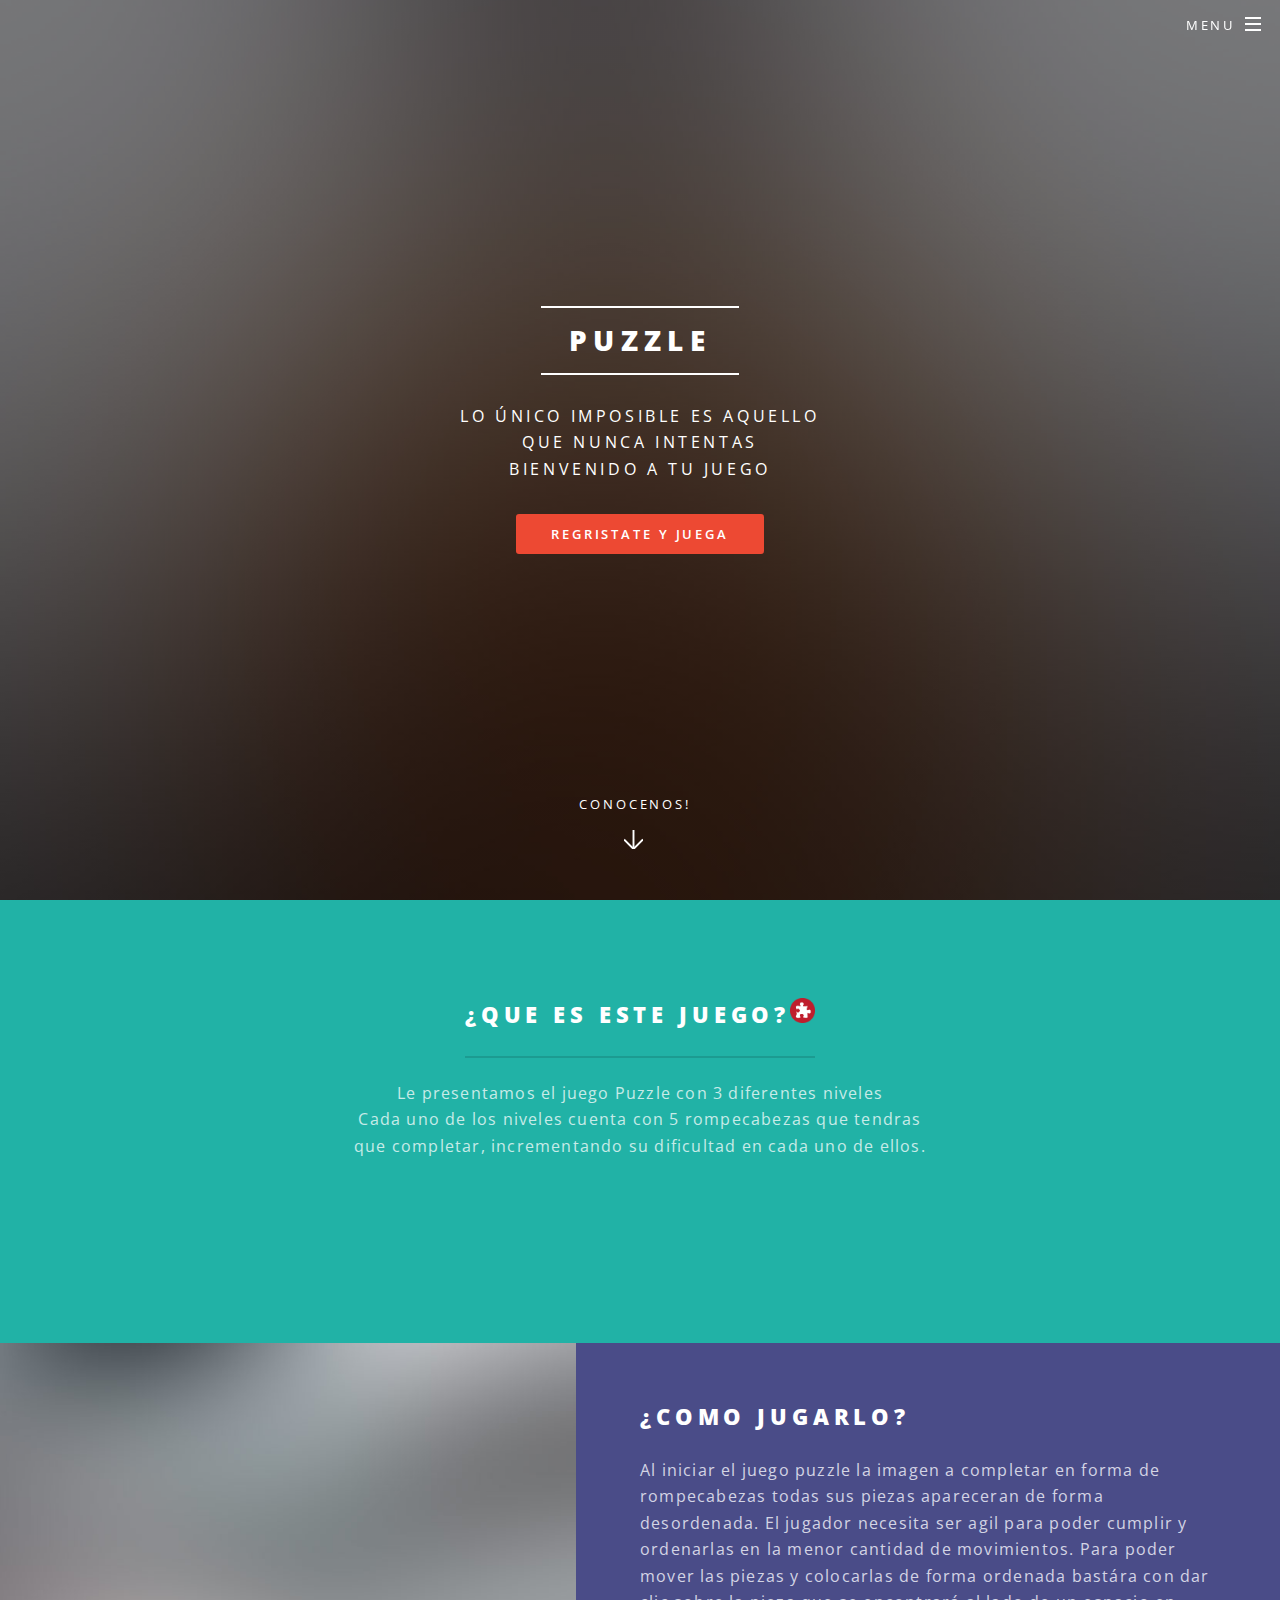
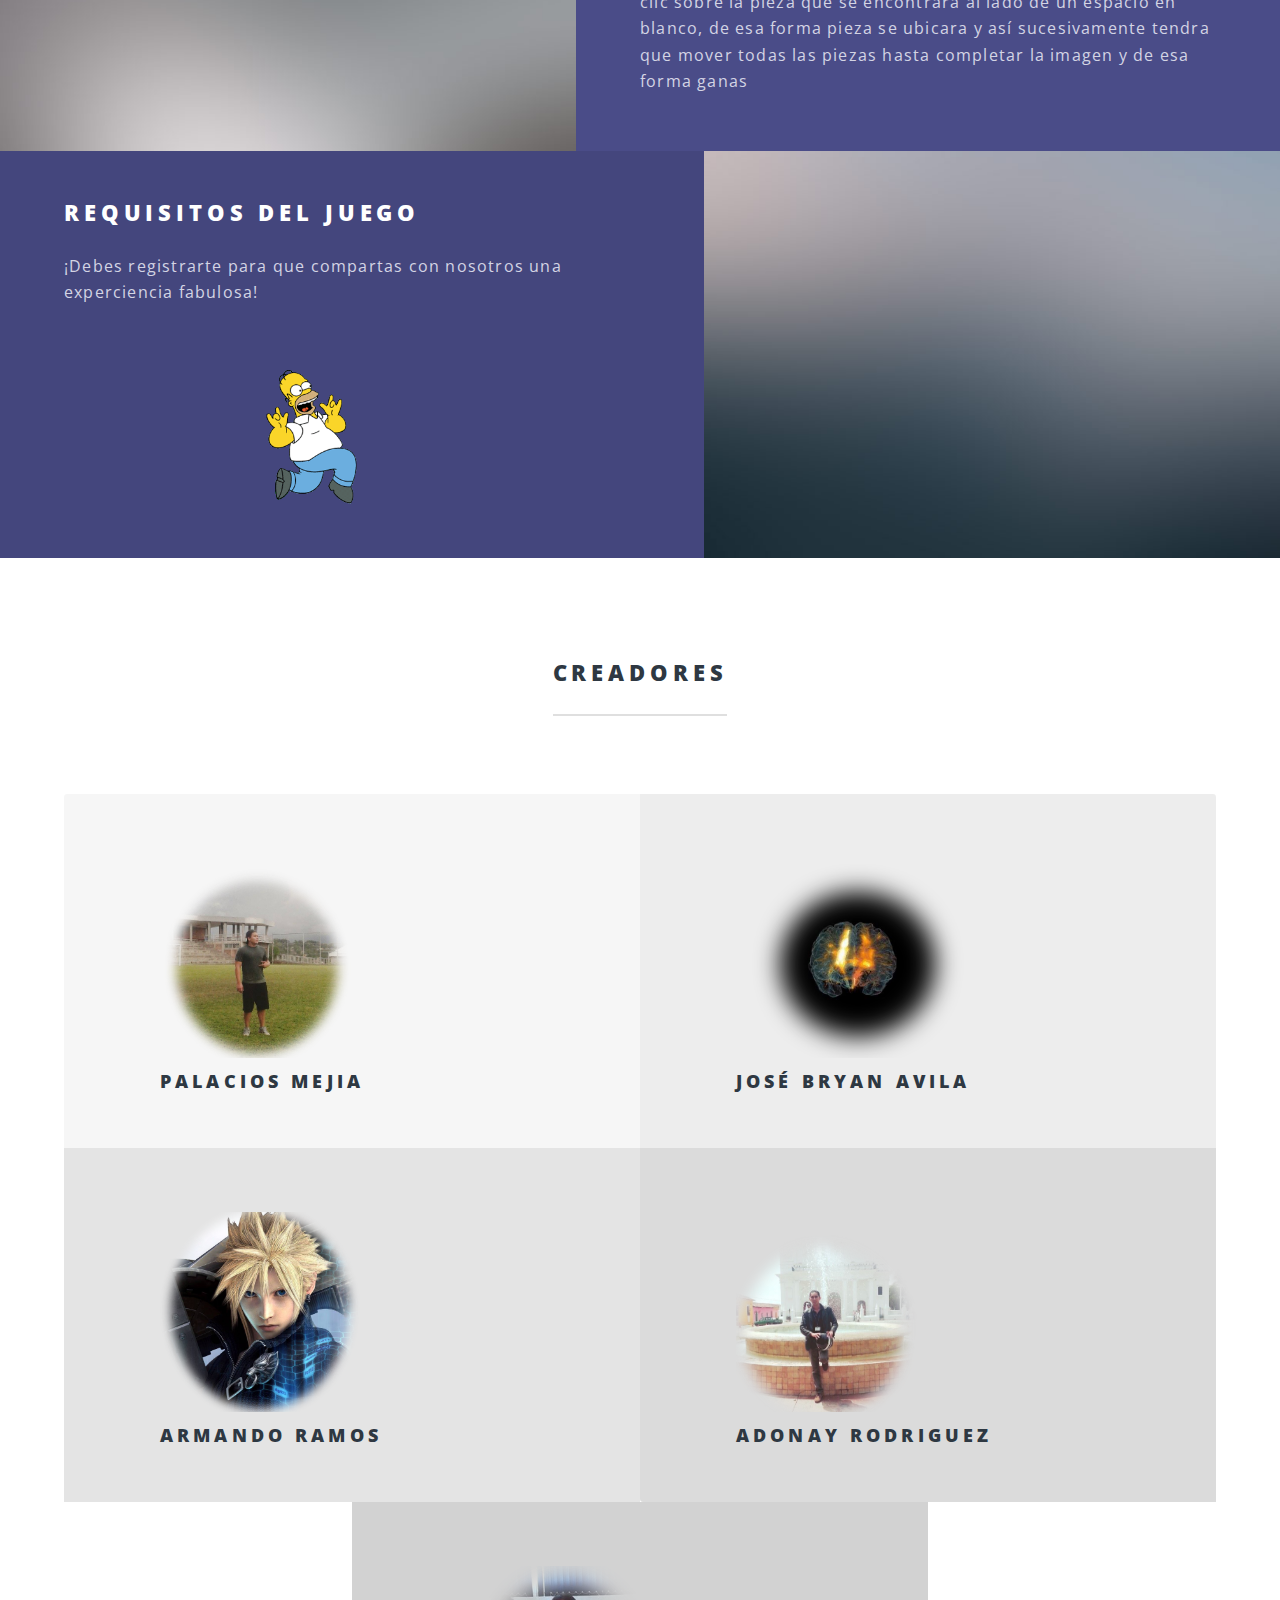
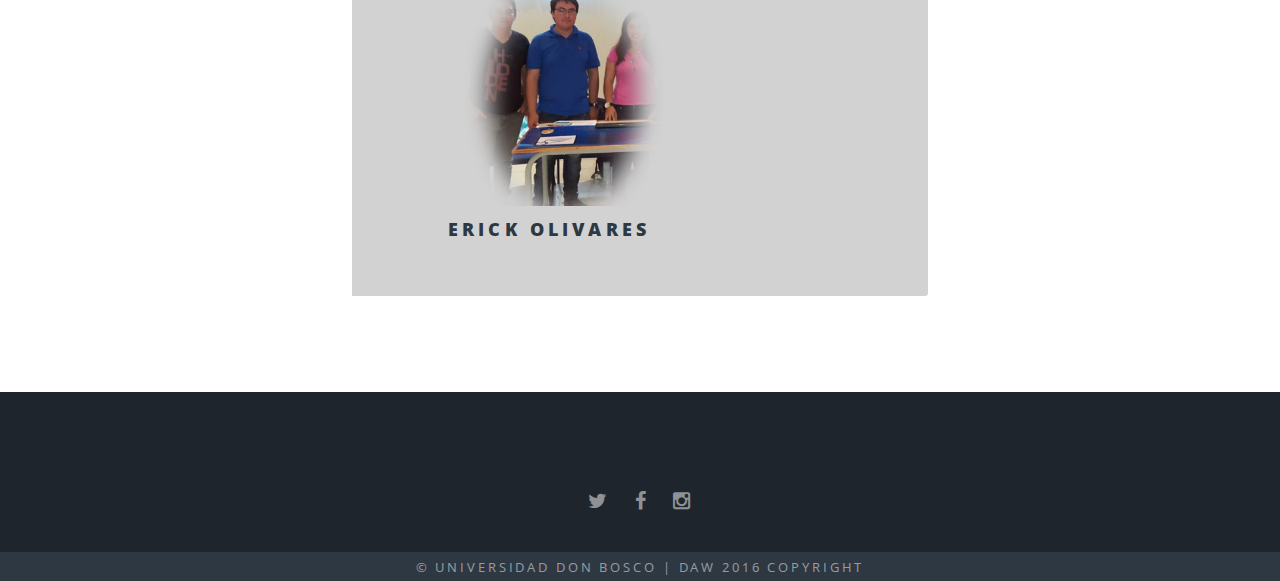
<file: index.html>
<!DOCTYPE HTML>
<!--
	Spectral by HTML5 UP
	html5up.net | @n33co
	Free for personal and commercial use under the CCA 3.0 license (html5up.net/license)
-->
<html>
	<head>
		<title>Puzzle</title>
		<meta charset="utf-8" />
		<meta name="viewport" content="width=device-width, initial-scale=1" />
		<link rel="stylesheet" href="assets/css/main.css" />
	</head>
	<body class="landing">

		
			<div id="page-wrapper">

		
					<header id="header" class="alt">
						<h1><a href="index.html">Puzzle</a></h1>
						<nav id="nav">
							<ul>
								<li class="special">
									<a href="#menu" class="menuToggle"><span>Menu</span></a>
									<div id="menu">
										<ul>
											<li><a href="index.html">Home</a></li>
											<li><a href="registro.html">Jugar</a></li>
										</ul>
									</div>
								</li>
							</ul>
						</nav>
					</header>

		
					<section id="banner">
						<div class="inner">
							<h2>Puzzle</h2>
							<p>Lo único imposible es aquello <br />
							 que nunca intentas<br />
							 Bienvenido a tu Juego<br />
							<ul class="actions">
								<li><a href="formulario.html" class="button special">Regristate y juega</a></li>
							</ul>
						</div>
						<a href="#one" class="more scrolly">Conocenos!</a>	
					</section>

					<section id="one" class="wrapper style1 special">
						<div class="inner">
							<header class="major">
								<h2 >¿Que es este Juego?<img src="images/circulo.png" height="25"><br /></h2>
								<p>Le presentamos el juego Puzzle con  3 diferentes niveles<br />
								Cada uno de los niveles cuenta con 5 rompecabezas que tendras<br>
								 que completar, incrementando su dificultad en cada uno de ellos. </p>
							</header>
							<ul class="icons major">

							</ul>
						</div>
					</section>


					<section id="two" class="wrapper alt style3	">
						<section class="spotlight">
							<div class="image"><img src="images/pic01.jpg" alt="" /></div><div class="content">
								<h2>¿Como Jugarlo?</h2>
								<p>Al iniciar el juego puzzle la imagen a completar en forma de rompecabezas
								todas sus piezas apareceran de forma desordenada. El jugador necesita ser 
agil para poder cumplir y ordenarlas en la menor cantidad de movimientos. 
Para poder mover las piezas y colocarlas de forma ordenada bastára con dar clic sobre
la pieza que se encontrará al lado de un espacio en blanco, de esa forma 
pieza se ubicara y así sucesivamente tendra que mover todas las piezas hasta completar
la imagen y de esa forma ganas
								</p>
							</div>
						</section>
						<section class="spotlight">
							<div class="image"><img src="images/pic02.jpg" alt="" /></div><div class="content">
								<h2>Requisitos del Juego</h2>
								<p>
								 ¡Debes registrarte para que compartas con nosotros una experciencia fabulosa!
								</p><div style="margin-left:150px;">
								<img src="images/gifhomero.gif" height="200px"></div>
								
							</div>
						</section>
					</section>

				<!-- Three -->
					<section id="three" class="wrapper style5 special">
						<div class="inner" >
							<header class="major">
								<h2>Creadores</h2>
							</header>
							<ul class="features">
								<li src="c1.jpg" >
									<img src="images/r1.png"  width="" height="200">
									<h3>Palacios Mejia</h3>
								</li>
								<li>
									<img src="images/pp1.png" width="" height="200">
									<h3>José Bryan Avila</h3>
								</li>
					
								<li >
									<img src="images/r2.png" width="" height="200">
									<h3>Armando Ramos</h3>
								</li>
								<li>
									<img src="images/rr3.png" width="" height="200">
									<h3>Adonay Rodriguez </h3>
								</li>
								<li>
									<img src="images/rr4.png" width="" height="240">
									<h3>Erick Olivares</h3>
								</li>

							</ul>
						</div>
					</section>

				<!-- CTA -->


				<!-- Footer -->
					<footer id="footer" style="height:2px;">
						<ul class="icons">
							<li><a href="#" class="icon fa-twitter"><span class="label">Twitter</span></a></li>
							<li><a href="#" class="icon fa-facebook"><span class="label">Facebook</span></a></li>
							<li><a href="#" class="icon fa-instagram"><span class="label">Instagram</span></a></li>

						</ul>
						<ul class="copyright">
							<li>&copy; Universidad Don Bosco | DAW  2016 CopyRight</a></li>
						</ul>
					</footer>

			</div>

		<!-- Scripts -->
			<script src="assets/js/jquery.min.js"></script>
			<script src="assets/js/jquery.scrollex.min.js"></script>
			<script src="assets/js/jquery.scrolly.min.js"></script>
			<script src="assets/js/skel.min.js"></script>
			<script src="assets/js/util.js"></script>
			<!--[if lte IE 8]><script src="assets/js/ie/respond.min.js"></script><![endif]-->
			<script src="assets/js/main.js"></script>

	</body>
</html>
</file>
<file: assets/css/main.css>
@import url(font-awesome.min.css);
@import url("http://fonts.googleapis.com/css?family=Open+Sans:400,400italic,600,600italic,800,800italic");

/*
	Spectral by HTML5 UP
	html5up.net | @n33co
	Free for personal and commercial use under the CCA 3.0 license (html5up.net/license)
*/

/* Reset */

	/* */

.pedo:hover{
	 background: rgba(0,0,0,0);
 color: #3a7999;
 box-shadow: inset 0 0 0 3px #3a7999; 
}

#pz1{
   padding: 0;
   width: 25%;
   margin-top: -5%;
   cursor: pointer;

}
	html, body, div, span, applet, object, iframe, h1, h2, h3, h4, h5, h6, p, blockquote, pre, a, abbr, acronym, address, big, cite, code, del, dfn, em, img, ins, kbd, q, s, samp, small, strike, strong, sub, sup, tt, var, b, u, i, center, dl, dt, dd, ol, ul, li, fieldset, form, label, legend, table, caption, tbody, tfoot, thead, tr, th, td, article, aside, canvas, details, embed, figure, figcaption, footer, header, hgroup, menu, nav, output, ruby, section, summary, time, mark, audio, video {
		margin: 0;
		padding: 0;
		border: 0;
		font-size: 100%;
		font: inherit;
		vertical-align: baseline;
		position: relative;
	}

	article, aside, details, figcaption, figure, footer, header, hgroup, menu, nav, section {
		display: block;
		position: relative;
	}

	body {
		line-height: 1;
		position: relative;
	}

	ol, ul {
		list-style: none;
	}

	blockquote, q {
		quotes: none;
	}

	blockquote:before, blockquote:after, q:before, q:after {
		content: '';
		content: none;
	}

	table {
		border-spacing: 0;
	}

	body {
		-webkit-text-size-adjust: none;
	}

/* Box Model */

	*, *:before, *:after {
		-moz-box-sizing: border-box;
		-webkit-box-sizing: border-box;
		box-sizing: border-box;
	}

/* Grid */

	.row {
		border-bottom: solid 1px transparent;
		-moz-box-sizing: border-box;
		-webkit-box-sizing: border-box;
		box-sizing: border-box;
	}

	.row > * {
		float: left;
		-moz-box-sizing: border-box;
		-webkit-box-sizing: border-box;
		box-sizing: border-box;
	}

	.row:after, .row:before {
		content: '';
		display: block;
		clear: both;
		height: 0;
	}

	.row.uniform > * > :first-child {
		margin-top: 0;
	}

	.row.uniform > * > :last-child {
		margin-bottom: 0;
	}

	.row.\30 \25 > * {
		padding: 0 0 0 0em;
	}

	.row.\30 \25 {
		margin: 0 0 -1px 0em;
	}

	.row.uniform.\30 \25 > * {
		padding: 0em 0 0 0em;
	}

	.row.uniform.\30 \25 {
		margin: 0em 0 -1px 0em;
	}

	.row > * {
		padding: 0 0 0 1.5em;
	}

	.row {
		margin: 0 0 -1px -1.5em;
	}

	.row.uniform > * {
		padding: 1.5em 0 0 1.5em;
	}

	.row.uniform {
		margin: -1.5em 0 -1px -1.5em;
	}

	.row.\32 00\25 > * {
		padding: 0 0 0 3em;
	}

	.row.\32 00\25 {
		margin: 0 0 -1px -3em;
	}

	.row.uniform.\32 00\25 > * {
		padding: 3em 0 0 3em;
	}

	.row.uniform.\32 00\25 {
		margin: -3em 0 -1px -3em;
	}

	.row.\31 50\25 > * {
		padding: 0 0 0 2.25em;
	}

	.row.\31 50\25 {
		margin: 0 0 -1px -2.25em;
	}

	.row.uniform.\31 50\25 > * {
		padding: 2.25em 0 0 2.25em;
	}

	.row.uniform.\31 50\25 {
		margin: -2.25em 0 -1px -2.25em;
	}

	.row.\35 0\25 > * {
		padding: 0 0 0 0.75em;
	}

	.row.\35 0\25 {
		margin: 0 0 -1px -0.75em;
	}

	.row.uniform.\35 0\25 > * {
		padding: 0.75em 0 0 0.75em;
	}

	.row.uniform.\35 0\25 {
		margin: -0.75em 0 -1px -0.75em;
	}

	.row.\32 5\25 > * {
		padding: 0 0 0 0.375em;
	}

	.row.\32 5\25 {
		margin: 0 0 -1px -0.375em;
	}

	.row.uniform.\32 5\25 > * {
		padding: 0.375em 0 0 0.375em;
	}

	.row.uniform.\32 5\25 {
		margin: -0.375em 0 -1px -0.375em;
	}

	.\31 2u, .\31 2u\24 {
		width: 100%;
		clear: none;
		margin-left: 0;
	}

	.\31 1u, .\31 1u\24 {
		width: 91.6666666667%;
		clear: none;
		margin-left: 0;
	}

	.\31 0u, .\31 0u\24 {
		width: 83.3333333333%;
		clear: none;
		margin-left: 0;
	}

	.\39 u, .\39 u\24 {
		width: 75%;
		clear: none;
		margin-left: 0;
	}

	.\38 u, .\38 u\24 {
		width: 66.6666666667%;
		clear: none;
		margin-left: 0;
	}

	.\37 u, .\37 u\24 {
		width: 58.3333333333%;
		clear: none;
		margin-left: 0;
	}

	.\36 u, .\36 u\24 {
		width: 50%;
		clear: none;
		margin-left: 0;
	}

	.\35 u, .\35 u\24 {
		width: 41.6666666667%;
		clear: none;
		margin-left: 0;
	}

	.\34 u, .\34 u\24 {
		width: 33.3333333333%;
		clear: none;
		margin-left: 0;
	}

	.\33 u, .\33 u\24 {
		width: 25%;
		clear: none;
		margin-left: 0;
	}

	.\32 u, .\32 u\24 {
		width: 16.6666666667%;
		clear: none;
		margin-left: 0;
	}

	.\31 u, .\31 u\24 {
		width: 8.3333333333%;
		clear: none;
		margin-left: 0;
	}

	.\31 2u\24 + *,
	.\31 1u\24 + *,
	.\31 0u\24 + *,
	.\39 u\24 + *,
	.\38 u\24 + *,
	.\37 u\24 + *,
	.\36 u\24 + *,
	.\35 u\24 + *,
	.\34 u\24 + *,
	.\33 u\24 + *,
	.\32 u\24 + *,
	.\31 u\24 + * {
		clear: left;
	}

	.\-11u {
		margin-left: 91.66667%;
	}

	.\-10u {
		margin-left: 83.33333%;
	}

	.\-9u {
		margin-left: 75%;
	}

	.\-8u {
		margin-left: 66.66667%;
	}

	.\-7u {
		margin-left: 58.33333%;
	}

	.\-6u {
		margin-left: 50%;
	}

	.\-5u {
		margin-left: 41.66667%;
	}

	.\-4u {
		margin-left: 33.33333%;
	}

	.\-3u {
		margin-left: 25%;
	}

	.\-2u {
		margin-left: 16.66667%;
	}

	.\-1u {
		margin-left: 8.33333%;
	}

	@media screen and (max-width: 1680px) {

		.row > * {
			padding: 0 0 0 1.5em;
		}

		.row {
			margin: 0 0 -1px -1.5em;
		}

		.row.uniform > * {
			padding: 1.5em 0 0 1.5em;
		}

		.row.uniform {
			margin: -1.5em 0 -1px -1.5em;
		}

		.row.\32 00\25 > * {
			padding: 0 0 0 3em;
		}

		.row.\32 00\25 {
			margin: 0 0 -1px -3em;
		}

		.row.uniform.\32 00\25 > * {
			padding: 3em 0 0 3em;
		}

		.row.uniform.\32 00\25 {
			margin: -3em 0 -1px -3em;
		}

		.row.\31 50\25 > * {
			padding: 0 0 0 2.25em;
		}

		.row.\31 50\25 {
			margin: 0 0 -1px -2.25em;
		}

		.row.uniform.\31 50\25 > * {
			padding: 2.25em 0 0 2.25em;
		}

		.row.uniform.\31 50\25 {
			margin: -2.25em 0 -1px -2.25em;
		}

		.row.\35 0\25 > * {
			padding: 0 0 0 0.75em;
		}

		.row.\35 0\25 {
			margin: 0 0 -1px -0.75em;
		}

		.row.uniform.\35 0\25 > * {
			padding: 0.75em 0 0 0.75em;
		}

		.row.uniform.\35 0\25 {
			margin: -0.75em 0 -1px -0.75em;
		}

		.row.\32 5\25 > * {
			padding: 0 0 0 0.375em;
		}

		.row.\32 5\25 {
			margin: 0 0 -1px -0.375em;
		}

		.row.uniform.\32 5\25 > * {
			padding: 0.375em 0 0 0.375em;
		}

		.row.uniform.\32 5\25 {
			margin: -0.375em 0 -1px -0.375em;
		}

		.\31 2u\28xlarge\29, .\31 2u\24\28xlarge\29 {
			width: 100%;
			clear: none;
			margin-left: 0;
		}

		.\31 1u\28xlarge\29, .\31 1u\24\28xlarge\29 {
			width: 91.6666666667%;
			clear: none;
			margin-left: 0;
		}

		.\31 0u\28xlarge\29, .\31 0u\24\28xlarge\29 {
			width: 83.3333333333%;
			clear: none;
			margin-left: 0;
		}

		.\39 u\28xlarge\29, .\39 u\24\28xlarge\29 {
			width: 75%;
			clear: none;
			margin-left: 0;
		}

		.\38 u\28xlarge\29, .\38 u\24\28xlarge\29 {
			width: 66.6666666667%;
			clear: none;
			margin-left: 0;
		}

		.\37 u\28xlarge\29, .\37 u\24\28xlarge\29 {
			width: 58.3333333333%;
			clear: none;
			margin-left: 0;
		}

		.\36 u\28xlarge\29, .\36 u\24\28xlarge\29 {
			width: 50%;
			clear: none;
			margin-left: 0;
		}

		.\35 u\28xlarge\29, .\35 u\24\28xlarge\29 {
			width: 41.6666666667%;
			clear: none;
			margin-left: 0;
		}

		.\34 u\28xlarge\29, .\34 u\24\28xlarge\29 {
			width: 33.3333333333%;
			clear: none;
			margin-left: 0;
		}

		.\33 u\28xlarge\29, .\33 u\24\28xlarge\29 {
			width: 25%;
			clear: none;
			margin-left: 0;
		}

		.\32 u\28xlarge\29, .\32 u\24\28xlarge\29 {
			width: 16.6666666667%;
			clear: none;
			margin-left: 0;
		}

		.\31 u\28xlarge\29, .\31 u\24\28xlarge\29 {
			width: 8.3333333333%;
			clear: none;
			margin-left: 0;
		}

		.\31 2u\24\28xlarge\29 + *,
		.\31 1u\24\28xlarge\29 + *,
		.\31 0u\24\28xlarge\29 + *,
		.\39 u\24\28xlarge\29 + *,
		.\38 u\24\28xlarge\29 + *,
		.\37 u\24\28xlarge\29 + *,
		.\36 u\24\28xlarge\29 + *,
		.\35 u\24\28xlarge\29 + *,
		.\34 u\24\28xlarge\29 + *,
		.\33 u\24\28xlarge\29 + *,
		.\32 u\24\28xlarge\29 + *,
		.\31 u\24\28xlarge\29 + * {
			clear: left;
		}

		.\-11u\28xlarge\29 {
			margin-left: 91.66667%;
		}

		.\-10u\28xlarge\29 {
			margin-left: 83.33333%;
		}

		.\-9u\28xlarge\29 {
			margin-left: 75%;
		}

		.\-8u\28xlarge\29 {
			margin-left: 66.66667%;
		}

		.\-7u\28xlarge\29 {
			margin-left: 58.33333%;
		}

		.\-6u\28xlarge\29 {
			margin-left: 50%;
		}

		.\-5u\28xlarge\29 {
			margin-left: 41.66667%;
		}

		.\-4u\28xlarge\29 {
			margin-left: 33.33333%;
		}

		.\-3u\28xlarge\29 {
			margin-left: 25%;
		}

		.\-2u\28xlarge\29 {
			margin-left: 16.66667%;
		}

		.\-1u\28xlarge\29 {
			margin-left: 8.33333%;
		}

	}

	@media screen and (max-width: 1280px) {

		.row > * {
			padding: 0 0 0 1.5em;
		}

		.row {
			margin: 0 0 -1px -1.5em;
		}

		.row.uniform > * {
			padding: 1.5em 0 0 1.5em;
		}

		.row.uniform {
			margin: -1.5em 0 -1px -1.5em;
		}

		.row.\32 00\25 > * {
			padding: 0 0 0 3em;
		}

		.row.\32 00\25 {
			margin: 0 0 -1px -3em;
		}

		.row.uniform.\32 00\25 > * {
			padding: 3em 0 0 3em;
		}

		.row.uniform.\32 00\25 {
			margin: -3em 0 -1px -3em;
		}

		.row.\31 50\25 > * {
			padding: 0 0 0 2.25em;
		}

		.row.\31 50\25 {
			margin: 0 0 -1px -2.25em;
		}

		.row.uniform.\31 50\25 > * {
			padding: 2.25em 0 0 2.25em;
		}

		.row.uniform.\31 50\25 {
			margin: -2.25em 0 -1px -2.25em;
		}

		.row.\35 0\25 > * {
			padding: 0 0 0 0.75em;
		}

		.row.\35 0\25 {
			margin: 0 0 -1px -0.75em;
		}

		.row.uniform.\35 0\25 > * {
			padding: 0.75em 0 0 0.75em;
		}

		.row.uniform.\35 0\25 {
			margin: -0.75em 0 -1px -0.75em;
		}

		.row.\32 5\25 > * {
			padding: 0 0 0 0.375em;
		}

		.row.\32 5\25 {
			margin: 0 0 -1px -0.375em;
		}

		.row.uniform.\32 5\25 > * {
			padding: 0.375em 0 0 0.375em;
		}

		.row.uniform.\32 5\25 {
			margin: -0.375em 0 -1px -0.375em;
		}

		.\31 2u\28large\29, .\31 2u\24\28large\29 {
			width: 100%;
			clear: none;
			margin-left: 0;
		}

		.\31 1u\28large\29, .\31 1u\24\28large\29 {
			width: 91.6666666667%;
			clear: none;
			margin-left: 0;
		}

		.\31 0u\28large\29, .\31 0u\24\28large\29 {
			width: 83.3333333333%;
			clear: none;
			margin-left: 0;
		}

		.\39 u\28large\29, .\39 u\24\28large\29 {
			width: 75%;
			clear: none;
			margin-left: 0;
		}

		.\38 u\28large\29, .\38 u\24\28large\29 {
			width: 66.6666666667%;
			clear: none;
			margin-left: 0;
		}

		.\37 u\28large\29, .\37 u\24\28large\29 {
			width: 58.3333333333%;
			clear: none;
			margin-left: 0;
		}

		.\36 u\28large\29, .\36 u\24\28large\29 {
			width: 50%;
			clear: none;
			margin-left: 0;
		}

		.\35 u\28large\29, .\35 u\24\28large\29 {
			width: 41.6666666667%;
			clear: none;
			margin-left: 0;
		}

		.\34 u\28large\29, .\34 u\24\28large\29 {
			width: 33.3333333333%;
			clear: none;
			margin-left: 0;
		}

		.\33 u\28large\29, .\33 u\24\28large\29 {
			width: 25%;
			clear: none;
			margin-left: 0;
		}

		.\32 u\28large\29, .\32 u\24\28large\29 {
			width: 16.6666666667%;
			clear: none;
			margin-left: 0;
		}

		.\31 u\28large\29, .\31 u\24\28large\29 {
			width: 8.3333333333%;
			clear: none;
			margin-left: 0;
		}

		.\31 2u\24\28large\29 + *,
		.\31 1u\24\28large\29 + *,
		.\31 0u\24\28large\29 + *,
		.\39 u\24\28large\29 + *,
		.\38 u\24\28large\29 + *,
		.\37 u\24\28large\29 + *,
		.\36 u\24\28large\29 + *,
		.\35 u\24\28large\29 + *,
		.\34 u\24\28large\29 + *,
		.\33 u\24\28large\29 + *,
		.\32 u\24\28large\29 + *,
		.\31 u\24\28large\29 + * {
			clear: left;
		}

		.\-11u\28large\29 {
			margin-left: 91.66667%;
		}

		.\-10u\28large\29 {
			margin-left: 83.33333%;
		}

		.\-9u\28large\29 {
			margin-left: 75%;
		}

		.\-8u\28large\29 {
			margin-left: 66.66667%;
		}

		.\-7u\28large\29 {
			margin-left: 58.33333%;
		}

		.\-6u\28large\29 {
			margin-left: 50%;
		}

		.\-5u\28large\29 {
			margin-left: 41.66667%;
		}

		.\-4u\28large\29 {
			margin-left: 33.33333%;
		}

		.\-3u\28large\29 {
			margin-left: 25%;
		}

		.\-2u\28large\29 {
			margin-left: 16.66667%;
		}

		.\-1u\28large\29 {
			margin-left: 8.33333%;
		}

	}

	@media screen and (max-width: 980px) {

		.row > * {
			padding: 0 0 0 1.5em;
		}

		.row {
			margin: 0 0 -1px -1.5em;
		}

		.row.uniform > * {
			padding: 1.5em 0 0 1.5em;
		}

		.row.uniform {
			margin: -1.5em 0 -1px -1.5em;
		}

		.row.\32 00\25 > * {
			padding: 0 0 0 3em;
		}

		.row.\32 00\25 {
			margin: 0 0 -1px -3em;
		}

		.row.uniform.\32 00\25 > * {
			padding: 3em 0 0 3em;
		}

		.row.uniform.\32 00\25 {
			margin: -3em 0 -1px -3em;
		}

		.row.\31 50\25 > * {
			padding: 0 0 0 2.25em;
		}

		.row.\31 50\25 {
			margin: 0 0 -1px -2.25em;
		}

		.row.uniform.\31 50\25 > * {
			padding: 2.25em 0 0 2.25em;
		}

		.row.uniform.\31 50\25 {
			margin: -2.25em 0 -1px -2.25em;
		}

		.row.\35 0\25 > * {
			padding: 0 0 0 0.75em;
		}

		.row.\35 0\25 {
			margin: 0 0 -1px -0.75em;
		}

		.row.uniform.\35 0\25 > * {
			padding: 0.75em 0 0 0.75em;
		}

		.row.uniform.\35 0\25 {
			margin: -0.75em 0 -1px -0.75em;
		}

		.row.\32 5\25 > * {
			padding: 0 0 0 0.375em;
		}

		.row.\32 5\25 {
			margin: 0 0 -1px -0.375em;
		}

		.row.uniform.\32 5\25 > * {
			padding: 0.375em 0 0 0.375em;
		}

		.row.uniform.\32 5\25 {
			margin: -0.375em 0 -1px -0.375em;
		}

		.\31 2u\28medium\29, .\31 2u\24\28medium\29 {
			width: 100%;
			clear: none;
			margin-left: 0;
		}

		.\31 1u\28medium\29, .\31 1u\24\28medium\29 {
			width: 91.6666666667%;
			clear: none;
			margin-left: 0;
		}

		.\31 0u\28medium\29, .\31 0u\24\28medium\29 {
			width: 83.3333333333%;
			clear: none;
			margin-left: 0;
		}

		.\39 u\28medium\29, .\39 u\24\28medium\29 {
			width: 75%;
			clear: none;
			margin-left: 0;
		}

		.\38 u\28medium\29, .\38 u\24\28medium\29 {
			width: 66.6666666667%;
			clear: none;
			margin-left: 0;
		}

		.\37 u\28medium\29, .\37 u\24\28medium\29 {
			width: 58.3333333333%;
			clear: none;
			margin-left: 0;
		}

		.\36 u\28medium\29, .\36 u\24\28medium\29 {
			width: 50%;
			clear: none;
			margin-left: 0;
		}

		.\35 u\28medium\29, .\35 u\24\28medium\29 {
			width: 41.6666666667%;
			clear: none;
			margin-left: 0;
		}

		.\34 u\28medium\29, .\34 u\24\28medium\29 {
			width: 33.3333333333%;
			clear: none;
			margin-left: 0;
		}

		.\33 u\28medium\29, .\33 u\24\28medium\29 {
			width: 25%;
			clear: none;
			margin-left: 0;
		}

		.\32 u\28medium\29, .\32 u\24\28medium\29 {
			width: 16.6666666667%;
			clear: none;
			margin-left: 0;
		}

		.\31 u\28medium\29, .\31 u\24\28medium\29 {
			width: 8.3333333333%;
			clear: none;
			margin-left: 0;
		}

		.\31 2u\24\28medium\29 + *,
		.\31 1u\24\28medium\29 + *,
		.\31 0u\24\28medium\29 + *,
		.\39 u\24\28medium\29 + *,
		.\38 u\24\28medium\29 + *,
		.\37 u\24\28medium\29 + *,
		.\36 u\24\28medium\29 + *,
		.\35 u\24\28medium\29 + *,
		.\34 u\24\28medium\29 + *,
		.\33 u\24\28medium\29 + *,
		.\32 u\24\28medium\29 + *,
		.\31 u\24\28medium\29 + * {
			clear: left;
		}

		.\-11u\28medium\29 {
			margin-left: 91.66667%;
		}

		.\-10u\28medium\29 {
			margin-left: 83.33333%;
		}

		.\-9u\28medium\29 {
			margin-left: 75%;
		}

		.\-8u\28medium\29 {
			margin-left: 66.66667%;
		}

		.\-7u\28medium\29 {
			margin-left: 58.33333%;
		}

		.\-6u\28medium\29 {
			margin-left: 50%;
		}

		.\-5u\28medium\29 {
			margin-left: 41.66667%;
		}

		.\-4u\28medium\29 {
			margin-left: 33.33333%;
		}

		.\-3u\28medium\29 {
			margin-left: 25%;
		}

		.\-2u\28medium\29 {
			margin-left: 16.66667%;
		}

		.\-1u\28medium\29 {
			margin-left: 8.33333%;
		}

	}

	@media screen and (max-width: 736px) {

		.row > * {
			padding: 0 0 0 1.5em;
		}

		.row {
			margin: 0 0 -1px -1.5em;
		}

		.row.uniform > * {
			padding: 1.5em 0 0 1.5em;
		}

		.row.uniform {
			margin: -1.5em 0 -1px -1.5em;
		}

		.row.\32 00\25 > * {
			padding: 0 0 0 3em;
		}

		.row.\32 00\25 {
			margin: 0 0 -1px -3em;
		}

		.row.uniform.\32 00\25 > * {
			padding: 3em 0 0 3em;
		}

		.row.uniform.\32 00\25 {
			margin: -3em 0 -1px -3em;
		}

		.row.\31 50\25 > * {
			padding: 0 0 0 2.25em;
		}

		.row.\31 50\25 {
			margin: 0 0 -1px -2.25em;
		}

		.row.uniform.\31 50\25 > * {
			padding: 2.25em 0 0 2.25em;
		}

		.row.uniform.\31 50\25 {
			margin: -2.25em 0 -1px -2.25em;
		}

		.row.\35 0\25 > * {
			padding: 0 0 0 0.75em;
		}

		.row.\35 0\25 {
			margin: 0 0 -1px -0.75em;
		}

		.row.uniform.\35 0\25 > * {
			padding: 0.75em 0 0 0.75em;
		}

		.row.uniform.\35 0\25 {
			margin: -0.75em 0 -1px -0.75em;
		}

		.row.\32 5\25 > * {
			padding: 0 0 0 0.375em;
		}

		.row.\32 5\25 {
			margin: 0 0 -1px -0.375em;
		}

		.row.uniform.\32 5\25 > * {
			padding: 0.375em 0 0 0.375em;
		}

		.row.uniform.\32 5\25 {
			margin: -0.375em 0 -1px -0.375em;
		}

		.\31 2u\28small\29, .\31 2u\24\28small\29 {
			width: 100%;
			clear: none;
			margin-left: 0;
		}

		.\31 1u\28small\29, .\31 1u\24\28small\29 {
			width: 91.6666666667%;
			clear: none;
			margin-left: 0;
		}

		.\31 0u\28small\29, .\31 0u\24\28small\29 {
			width: 83.3333333333%;
			clear: none;
			margin-left: 0;
		}

		.\39 u\28small\29, .\39 u\24\28small\29 {
			width: 75%;
			clear: none;
			margin-left: 0;
		}

		.\38 u\28small\29, .\38 u\24\28small\29 {
			width: 66.6666666667%;
			clear: none;
			margin-left: 0;
		}

		.\37 u\28small\29, .\37 u\24\28small\29 {
			width: 58.3333333333%;
			clear: none;
			margin-left: 0;
		}

		.\36 u\28small\29, .\36 u\24\28small\29 {
			width: 50%;
			clear: none;
			margin-left: 0;
		}

		.\35 u\28small\29, .\35 u\24\28small\29 {
			width: 41.6666666667%;
			clear: none;
			margin-left: 0;
		}

		.\34 u\28small\29, .\34 u\24\28small\29 {
			width: 33.3333333333%;
			clear: none;
			margin-left: 0;
		}

		.\33 u\28small\29, .\33 u\24\28small\29 {
			width: 25%;
			clear: none;
			margin-left: 0;
		}

		.\32 u\28small\29, .\32 u\24\28small\29 {
			width: 16.6666666667%;
			clear: none;
			margin-left: 0;
		}

		.\31 u\28small\29, .\31 u\24\28small\29 {
			width: 8.3333333333%;
			clear: none;
			margin-left: 0;
		}

		.\31 2u\24\28small\29 + *,
		.\31 1u\24\28small\29 + *,
		.\31 0u\24\28small\29 + *,
		.\39 u\24\28small\29 + *,
		.\38 u\24\28small\29 + *,
		.\37 u\24\28small\29 + *,
		.\36 u\24\28small\29 + *,
		.\35 u\24\28small\29 + *,
		.\34 u\24\28small\29 + *,
		.\33 u\24\28small\29 + *,
		.\32 u\24\28small\29 + *,
		.\31 u\24\28small\29 + * {
			clear: left;
		}

		.\-11u\28small\29 {
			margin-left: 91.66667%;
		}

		.\-10u\28small\29 {
			margin-left: 83.33333%;
		}

		.\-9u\28small\29 {
			margin-left: 75%;
		}

		.\-8u\28small\29 {
			margin-left: 66.66667%;
		}

		.\-7u\28small\29 {
			margin-left: 58.33333%;
		}

		.\-6u\28small\29 {
			margin-left: 50%;
		}

		.\-5u\28small\29 {
			margin-left: 41.66667%;
		}

		.\-4u\28small\29 {
			margin-left: 33.33333%;
		}

		.\-3u\28small\29 {
			margin-left: 25%;
		}

		.\-2u\28small\29 {
			margin-left: 16.66667%;
		}

		.\-1u\28small\29 {
			margin-left: 8.33333%;
		}

	}

	@media screen and (max-width: 480px) {

		.row > * {
			padding: 0 0 0 1.5em;
		}

		.row {
			margin: 0 0 -1px -1.5em;
		}

		.row.uniform > * {
			padding: 1.5em 0 0 1.5em;
		}

		.row.uniform {
			margin: -1.5em 0 -1px -1.5em;
		}

		.row.\32 00\25 > * {
			padding: 0 0 0 3em;
		}

		.row.\32 00\25 {
			margin: 0 0 -1px -3em;
		}

		.row.uniform.\32 00\25 > * {
			padding: 3em 0 0 3em;
		}

		.row.uniform.\32 00\25 {
			margin: -3em 0 -1px -3em;
		}

		.row.\31 50\25 > * {
			padding: 0 0 0 2.25em;
		}

		.row.\31 50\25 {
			margin: 0 0 -1px -2.25em;
		}

		.row.uniform.\31 50\25 > * {
			padding: 2.25em 0 0 2.25em;
		}

		.row.uniform.\31 50\25 {
			margin: -2.25em 0 -1px -2.25em;
		}

		.row.\35 0\25 > * {
			padding: 0 0 0 0.75em;
		}

		.row.\35 0\25 {
			margin: 0 0 -1px -0.75em;
		}

		.row.uniform.\35 0\25 > * {
			padding: 0.75em 0 0 0.75em;
		}

		.row.uniform.\35 0\25 {
			margin: -0.75em 0 -1px -0.75em;
		}

		.row.\32 5\25 > * {
			padding: 0 0 0 0.375em;
		}

		.row.\32 5\25 {
			margin: 0 0 -1px -0.375em;
		}

		.row.uniform.\32 5\25 > * {
			padding: 0.375em 0 0 0.375em;
		}

		.row.uniform.\32 5\25 {
			margin: -0.375em 0 -1px -0.375em;
		}

		.\31 2u\28xsmall\29, .\31 2u\24\28xsmall\29 {
			width: 100%;
			clear: none;
			margin-left: 0;
		}

		.\31 1u\28xsmall\29, .\31 1u\24\28xsmall\29 {
			width: 91.6666666667%;
			clear: none;
			margin-left: 0;
		}

		.\31 0u\28xsmall\29, .\31 0u\24\28xsmall\29 {
			width: 83.3333333333%;
			clear: none;
			margin-left: 0;
		}

		.\39 u\28xsmall\29, .\39 u\24\28xsmall\29 {
			width: 75%;
			clear: none;
			margin-left: 0;
		}

		.\38 u\28xsmall\29, .\38 u\24\28xsmall\29 {
			width: 66.6666666667%;
			clear: none;
			margin-left: 0;
		}

		.\37 u\28xsmall\29, .\37 u\24\28xsmall\29 {
			width: 58.3333333333%;
			clear: none;
			margin-left: 0;
		}

		.\36 u\28xsmall\29, .\36 u\24\28xsmall\29 {
			width: 50%;
			clear: none;
			margin-left: 0;
		}

		.\35 u\28xsmall\29, .\35 u\24\28xsmall\29 {
			width: 41.6666666667%;
			clear: none;
			margin-left: 0;
		}

		.\34 u\28xsmall\29, .\34 u\24\28xsmall\29 {
			width: 33.3333333333%;
			clear: none;
			margin-left: 0;
		}

		.\33 u\28xsmall\29, .\33 u\24\28xsmall\29 {
			width: 25%;
			clear: none;
			margin-left: 0;
		}

		.\32 u\28xsmall\29, .\32 u\24\28xsmall\29 {
			width: 16.6666666667%;
			clear: none;
			margin-left: 0;
		}

		.\31 u\28xsmall\29, .\31 u\24\28xsmall\29 {
			width: 8.3333333333%;
			clear: none;
			margin-left: 0;
		}

		.\31 2u\24\28xsmall\29 + *,
		.\31 1u\24\28xsmall\29 + *,
		.\31 0u\24\28xsmall\29 + *,
		.\39 u\24\28xsmall\29 + *,
		.\38 u\24\28xsmall\29 + *,
		.\37 u\24\28xsmall\29 + *,
		.\36 u\24\28xsmall\29 + *,
		.\35 u\24\28xsmall\29 + *,
		.\34 u\24\28xsmall\29 + *,
		.\33 u\24\28xsmall\29 + *,
		.\32 u\24\28xsmall\29 + *,
		.\31 u\24\28xsmall\29 + * {
			clear: left;
		}

		.\-11u\28xsmall\29 {
			margin-left: 91.66667%;
		}

		.\-10u\28xsmall\29 {
			margin-left: 83.33333%;
		}

		.\-9u\28xsmall\29 {
			margin-left: 75%;
		}

		.\-8u\28xsmall\29 {
			margin-left: 66.66667%;
		}

		.\-7u\28xsmall\29 {
			margin-left: 58.33333%;
		}

		.\-6u\28xsmall\29 {
			margin-left: 50%;
		}

		.\-5u\28xsmall\29 {
			margin-left: 41.66667%;
		}

		.\-4u\28xsmall\29 {
			margin-left: 33.33333%;
		}

		.\-3u\28xsmall\29 {
			margin-left: 25%;
		}

		.\-2u\28xsmall\29 {
			margin-left: 16.66667%;
		}

		.\-1u\28xsmall\29 {
			margin-left: 8.33333%;
		}

	}

/* Basic */

	@-ms-viewport {
		width: device-width;
	}

	body {
		background: #2e3842;
	}

		body.is-loading *, body.is-loading *:before, body.is-loading *:after {
			-moz-animation: none !important;
			-webkit-animation: none !important;
			-ms-animation: none !important;
			animation: none !important;
			-moz-transition: none !important;
			-webkit-transition: none !important;
			-ms-transition: none !important;
			transition: none !important;
		}

	body, input, select, textarea {
		color: #fff;
		font-family: "Open Sans", Helvetica, sans-serif;
		font-size: 15pt;
		font-weight: 400;
		letter-spacing: 0.075em;
		line-height: 1.65em;
	}

		@media screen and (max-width: 1680px) {

			body, input, select, textarea {
				font-size: 13pt;
			}

		}

		@media screen and (max-width: 1280px) {

			body, input, select, textarea {
				font-size: 12pt;
			}

		}

		@media screen and (max-width: 736px) {

			body, input, select, textarea {
				font-size: 11pt;
				letter-spacing: 0.0375em;
			}

		}

	a {
		-moz-transition: color 0.2s ease, border-bottom-color 0.2s ease;
		-webkit-transition: color 0.2s ease, border-bottom-color 0.2s ease;
		-ms-transition: color 0.2s ease, border-bottom-color 0.2s ease;
		transition: color 0.2s ease, border-bottom-color 0.2s ease;
		border-bottom: dotted 1px;
		color: inherit;
		text-decoration: none;
	}

		a:hover {
			border-bottom-color: transparent;
		}

	strong, b {
		color: #fff;
		font-weight: 600;
	}

	em, i {
		font-style: italic;
	}

	p {
		margin: 0 0 2em 0;
	}

	h1, h2, h3, h4, h5, h6 {
		color: #fff;
		font-weight: 800;
		letter-spacing: 0.225em;
		line-height: 1em;
		margin: 0 0 1em 0;
		text-transform: uppercase;
	}

		h1 a, h2 a, h3 a, h4 a, h5 a, h6 a {
			color: inherit;
			text-decoration: none;
		}

	h2 {
		font-size: 1.35em;
		line-height: 1.75em;
	}

		@media screen and (max-width: 736px) {

			h2 {
				font-size: 1.1em;
				line-height: 1.65em;
			}

		}

	h3 {
		font-size: 1.15em;
		line-height: 1.75em;
	}

		@media screen and (max-width: 736px) {

			h3 {
				font-size: 1em;
				line-height: 1.65em;
			}

		}

	h4 {
		font-size: 1em;
		line-height: 1.5em;
	}

	h5 {
		font-size: 0.8em;
		line-height: 1.5em;
	}

	h6 {
		font-size: 0.7em;
		line-height: 1.5em;
	}

	sub {
		font-size: 0.8em;
		position: relative;
		top: 0.5em;
	}

	sup {
		font-size: 0.8em;
		position: relative;
		top: -0.5em;
	}

	hr {
		border: 0;
		border-bottom: solid 2px #fff;
		margin: 3em 0;
	}

		hr.major {
			margin: 4.5em 0;
		}

	blockquote {
		border-left: solid 4px #fff;
		font-style: italic;
		margin: 0 0 2em 0;
		padding: 0.5em 0 0.5em 2em;
	}

	code {
		background: rgba(144, 144, 144, 0.25);
		border-radius: 3px;
		font-family: "Courier New", monospace;
		font-size: 0.9em;
		letter-spacing: 0;
		margin: 0 0.25em;
		padding: 0.25em 0.65em;
	}

	pre {
		-webkit-overflow-scrolling: touch;
		font-family: "Courier New", monospace;
		font-size: 0.9em;
		margin: 0 0 2em 0;
	}

		pre code {
			display: block;
			line-height: 1.75em;
			padding: 1em 1.5em;
			overflow-x: auto;
		}

	.align-left {
		text-align: left;
	}

	.align-center {
		text-align: center;
	}

	.align-right {
		text-align: right;
	}

/* Section/Article */

	section.special, article.special {
		text-align: center;
	}

	header p {
		color: rgba(255, 255, 255, 0.5);
		position: relative;
		top: -0.25em;
	}

	header h3 + p {
		font-size: 1.1em;
	}

	header h4 + p,
	header h5 + p,
	header h6 + p {
		font-size: 0.9em;
	}

	header.major {
		margin: 0 0 3.5em 0;
	}

		header.major h2, header.major h3, header.major h4, header.major h5, header.major h6 {
			border-bottom: solid 2px #fff;
			display: inline-block;
			padding-bottom: 1em;
			position: relative;
		}

			header.major h2:after, header.major h3:after, header.major h4:after, header.major h5:after, header.major h6:after {
				content: '';
				display: block;
				height: 1px;
			}

		header.major p {
			color: #fff;
			top: 0;
		}

		@media screen and (max-width: 736px) {

			header.major {
				margin: 0 0 2em 0;
			}

		}

	@media screen and (max-width: 980px) {

		header br {
			display: none;
		}

	}

/* Form */

	form {
		margin: 0 0 2em 0;
	}

	label {
		color: #fff;
		display: block;
		font-size: 0.9em;
		font-weight: 600;
		margin: 0 0 1em 0;
	}

	input[type="text"],
	input[type="password"],
	input[type="email"],
	select,
	textarea {
		-moz-appearance: none;
		-webkit-appearance: none;
		-ms-appearance: none;
		appearance: none;
		background: rgba(144, 144, 144, 0.25);
		border-radius: 3px;
		border: none;
		color: inherit;
		display: block;
		outline: 0;
		padding: 0 1em;
		text-decoration: none;
		width: 100%;
	}

		input[type="text"]:invalid,
		input[type="password"]:invalid,
		input[type="email"]:invalid,
		select:invalid,
		textarea:invalid {
			box-shadow: none;
		}

		input[type="text"]:focus,
		input[type="password"]:focus,
		input[type="email"]:focus,
		select:focus,
		textarea:focus {
			box-shadow: 0 0 0 2px #21b2a6;
		}

	.select-wrapper {
		text-decoration: none;
		display: block;
		position: relative;
	}

		.select-wrapper:before {
			-moz-osx-font-smoothing: grayscale;
			-webkit-font-smoothing: antialiased;
			font-family: FontAwesome;
			font-style: normal;
			font-weight: normal;
			text-transform: none !important;
		}

		.select-wrapper:before {
			-moz-pointer-events: none;
			-webkit-pointer-events: none;
			-ms-pointer-events: none;
			pointer-events: none;
			color: #fff;
			content: '\f078';
			display: block;
			height: 2.75em;
			line-height: 2.75em;
			position: absolute;
			right: 0;
			text-align: center;
			top: 0;
			width: 2.75em;
		}

		.select-wrapper select::-ms-expand {
			display: none;
		}

	input[type="text"],
	input[type="password"],
	input[type="email"],
	select {
		height: 2.75em;
	}

	textarea {
		padding: 0.75em 1em;
	}

	input[type="checkbox"],
	input[type="radio"] {
		-moz-appearance: none;
		-webkit-appearance: none;
		-ms-appearance: none;
		appearance: none;
		display: block;
		float: left;
		margin-right: -2em;
		opacity: 0;
		width: 1em;
		z-index: -1;
	}

		input[type="checkbox"] + label,
		input[type="radio"] + label {
			text-decoration: none;
			color: #fff;
			cursor: pointer;
			display: inline-block;
			font-size: 1em;
			font-weight: 400;
			padding-left: 2.4em;
			padding-right: 0.75em;
			position: relative;
		}

			input[type="checkbox"] + label:before,
			input[type="radio"] + label:before {
				-moz-osx-font-smoothing: grayscale;
				-webkit-font-smoothing: antialiased;
				font-family: FontAwesome;
				font-style: normal;
				font-weight: normal;
				text-transform: none !important;
			}

			input[type="checkbox"] + label:before,
			input[type="radio"] + label:before {
				background: rgba(144, 144, 144, 0.25);
				border-radius: 3px;
				content: '';
				display: inline-block;
				height: 1.65em;
				left: 0;
				line-height: 1.58125em;
				position: absolute;
				text-align: center;
				top: 0;
				width: 1.65em;
			}

		input[type="checkbox"]:checked + label:before,
		input[type="radio"]:checked + label:before {
			background: #2e3842;
			color: #fff;
			content: '\f00c';
		}

		input[type="checkbox"]:focus + label:before,
		input[type="radio"]:focus + label:before {
			box-shadow: 0 0 0 2px #21b2a6;
		}

	input[type="checkbox"] + label:before {
		border-radius: 3px;
	}

	input[type="radio"] + label:before {
		border-radius: 100%;
	}

	::-webkit-input-placeholder {
		color: rgba(255, 255, 255, 0.5) !important;
		opacity: 1.0;
	}

	:-moz-placeholder {
		color: rgba(255, 255, 255, 0.5) !important;
		opacity: 1.0;
	}

	::-moz-placeholder {
		color: rgba(255, 255, 255, 0.5) !important;
		opacity: 1.0;
	}

	:-ms-input-placeholder {
		color: rgba(255, 255, 255, 0.5) !important;
		opacity: 1.0;
	}

	.formerize-placeholder {
		color: rgba(255, 255, 255, 0.5) !important;
		opacity: 1.0;
	}

/* Box */

	.box {
		border-radius: 3px;
		border: solid 2px #fff;
		margin-bottom: 2em;
		padding: 1.5em;
	}

		.box > :last-child,
		.box > :last-child > :last-child,
		.box > :last-child > :last-child > :last-child {
			margin-bottom: 0;
		}

		.box.alt {
			border: 0;
			border-radius: 0;
			padding: 0;
		}

/* Icon */

	.icon {
		text-decoration: none;
		border-bottom: none;
		position: relative;
	}

		.icon:before {
			-moz-osx-font-smoothing: grayscale;
			-webkit-font-smoothing: antialiased;
			font-family: FontAwesome;
			font-style: normal;
			font-weight: normal;
			text-transform: none !important;
		}

		.icon > .label {
			display: none;
		}

		.icon.major {
			-moz-transform: rotate(-45deg);
			-webkit-transform: rotate(-45deg);
			-ms-transform: rotate(-45deg);
			transform: rotate(-45deg);
			border-radius: 3px;
			border: solid 2px #fff;
			display: inline-block;
			font-size: 1.35em;
			height: calc(3em + 2px);
			line-height: 3em;
			text-align: center;
			width: calc(3em + 2px);
		}

			.icon.major:before {
				-moz-transform: rotate(45deg);
				-webkit-transform: rotate(45deg);
				-ms-transform: rotate(45deg);
				transform: rotate(45deg);
				display: inline-block;
				font-size: 1.5em;
			}

			@media screen and (max-width: 736px) {

				.icon.major {
					font-size: 1em;
				}

			}

		.icon.style1 {
			color: #00ffcc;
		}

		.icon.style2 {
			color: #00f0ff;
		}

		.icon.style3 {
			color: #76ddff;
		}

/* Image */

	.image {
		border-radius: 3px;
		border: 0;
		display: inline-block;
		position: relative;
	}

		.image img {
			border-radius: 3px;
			display: block;
		}

		.image.left {
			float: left;
			margin: 0 2em 2em 0;
			top: 0.25em;
		}

		.image.right {
			float: right;
			margin: 0 0 2em 2em;
			top: 0.25em;
		}

		.image.left, .image.right {
			max-width: 40%;
		}

			.image.left img, .image.right img {
				width: 100%;
			}

		.image.fit {
			display: block;
			margin: 0 0 2em 0;
			width: 100%;
		}

			.image.fit img {
				width: 100%;
			}

/* List */

	ol {
		list-style: decimal;
		margin: 0 0 2em 0;
		padding-left: 1.25em;
	}

		ol li {
			padding-left: 0.25em;
		}

	ul {
		list-style: disc;
		margin: 0 0 2em 0;
		padding-left: 1em;
	}

		ul li {
			padding-left: 0.5em;
		}

		ul.alt {
			list-style: none;
			padding-left: 0;
		}

			ul.alt li {
				border-top: solid 1px #fff;
				padding: 0.5em 0;
			}

				ul.alt li:first-child {
					border-top: 0;
					padding-top: 0;
				}

		ul.icons {
			cursor: default;
			list-style: none;
			padding-left: 0;
		}

			ul.icons li {
				display: inline-block;
				padding: 0 1em 0 0;
			}

				ul.icons li:last-child {
					padding-right: 0 !important;
				}

			ul.icons.major {
				padding: 1em 0;
			}

				ul.icons.major li {
					padding-right: 3.5em;
				}

					@media screen and (max-width: 736px) {

						ul.icons.major li {
							padding: 0 1em !important;
						}

					}

		ul.actions {
			cursor: default;
			list-style: none;
			padding-left: 0;
		}

			ul.actions li {
				display: inline-block;
				padding: 0 1.5em 0 0;
				vertical-align: middle;
			}

				ul.actions li:last-child {
					padding-right: 0;
				}

			ul.actions.small li {
				padding: 0 0.75em 0 0;
			}

			ul.actions.vertical li {
				display: block;
				padding: 1.5em 0 0 0;
			}

				ul.actions.vertical li:first-child {
					padding-top: 0;
				}

				ul.actions.vertical li > * {
					margin-bottom: 0;
				}

			ul.actions.vertical.small li {
				padding: 0.75em 0 0 0;
			}

				ul.actions.vertical.small li:first-child {
					padding-top: 0;
				}

			ul.actions.fit {
				display: table;
				margin-left: -1.5em;
				padding: 0;
				table-layout: fixed;
				width: calc(100% + 1.5em);
			}

				ul.actions.fit li {
					display: table-cell;
					padding: 0 0 0 1.5em;
				}

					ul.actions.fit li > * {
						margin-bottom: 0;
					}

				ul.actions.fit.small {
					margin-left: -0.75em;
					width: calc(100% + 0.75em);
				}

					ul.actions.fit.small li {
						padding: 0 0 0 0.75em;
					}

			@media screen and (max-width: 736px) {

				ul.actions li {
					display: block;
					padding: 1em 0 0 0;
					text-align: center;
					width: 100%;
				}

					ul.actions li:first-child {
						padding-top: 0;
					}

					ul.actions li > * {
						margin: 0 auto !important;
						max-width: 30em;
						width: 100%;
					}

						ul.actions li > *.icon:before {
							margin-left: -1em;
						}

				ul.actions.small li {
					padding: 0.5em 0 0 0;
				}

					ul.actions.small li:first-child {
						padding-top: 0;
					}

			}

	dl {
		margin: 0 0 2em 0;
	}

/* Table */

	.table-wrapper {
		-webkit-overflow-scrolling: touch;
		overflow-x: auto;
	}

	table {
		margin: 0 0 0em 0;
		width: 100%;
	}

		table tbody tr {
			border: solid 0px #fff;
			border-left: 0;
			border-right: 0;
		}

			table tbody tr:nth-child(2n + 1) {
				background-color: rgba(144, 144, 144, 0.25);
			}

		table td {
			
		}

		table th {
			color: #fff;
			font-size: 0.9em;
			font-weight: 600;
			
			text-align: left;
		}

		table thead {
			border-bottom: solid px #fff;
		}

		table tfoot {
			border-top: solid  #fff;
		}

		table.alt {
			border-collapse: separate;
		}

			table.alt tbody tr td {
				border: solid  #fff;
				border-left-width: 0;
				border-top-width: 0;
			}

				table.alt tbody tr td:first-child {
					border-left-width: 1px;
				}

			table.alt tbody tr:first-child td {
				border-top-width: 1px;
			}

			table.alt thead {
				border-bottom: 0;
			}

			table.alt tfoot {
				border-top: 0;
			}

/* Button */

	input[type="submit"],
	input[type="reset"],
	input[type="button"],
	button,
	.button {
		-moz-appearance: none;
		-webkit-appearance: none;
		-ms-appearance: none;
		appearance: none;
		-moz-transition: background-color 0.2s ease-in-out, color 0.2s ease-in-out;
		-webkit-transition: background-color 0.2s ease-in-out, color 0.2s ease-in-out;
		-ms-transition: background-color 0.2s ease-in-out, color 0.2s ease-in-out;
		transition: background-color 0.2s ease-in-out, color 0.2s ease-in-out;
		background-color: transparent;
		border-radius: 3px;
		border: 0;
		box-shadow: inset 0 0 0 2px #fff;
		color: #fff;
		cursor: pointer;
		display: inline-block;
		font-size: 0.8em;
		font-weight: 600;
		height: 3.125em;
		letter-spacing: 0.225em;
		line-height: 3.125em;
		padding: 0 2.75em;
		text-align: center;
		text-decoration: none;
		text-transform: uppercase;
		white-space: nowrap;
		overflow: hidden;
		text-overflow: ellipsis;
	}

		input[type="submit"]:hover,
		input[type="reset"]:hover,
		input[type="button"]:hover,
		button:hover,
		.button:hover {
			background-color: rgba(144, 144, 144, 0.25);
		}

		input[type="submit"]:active,
		input[type="reset"]:active,
		input[type="button"]:active,
		button:active,
		.button:active {
			background-color: rgba(144, 144, 144, 0.5);
		}

		input[type="submit"].icon:before,
		input[type="reset"].icon:before,
		input[type="button"].icon:before,
		button.icon:before,
		.button.icon:before {
			margin-right: 0.5em;
		}

		input[type="submit"].fit,
		input[type="reset"].fit,
		input[type="button"].fit,
		button.fit,
		.button.fit {
			display: block;
			margin: 0 0 1em 0;
			width: 100%;
		}

		input[type="submit"].small,
		input[type="reset"].small,
		input[type="button"].small,
		button.small,
		.button.small {
			font-size: 0.8em;
		}

		input[type="submit"].big,
		input[type="reset"].big,
		input[type="button"].big,
		button.big,
		.button.big {
			font-size: 1.35em;
		}

		input[type="submit"].special,
		input[type="reset"].special,
		input[type="button"].special,
		button.special,
		.button.special {
			background-color: #ed4933;
			box-shadow: none !important;
			color: #ffffff !important;
		}

			input[type="submit"].special:hover,
			input[type="reset"].special:hover,
			input[type="button"].special:hover,
			button.special:hover,
			.button.special:hover {
				background-color: #ef5e4a !important;
			}

			input[type="submit"].special:active,
			input[type="reset"].special:active,
			input[type="button"].special:active,
			button.special:active,
			.button.special:active {
				background-color: #eb341c !important;
			}

		input[type="submit"].disabled, input[type="submit"]:disabled,
		input[type="reset"].disabled,
		input[type="reset"]:disabled,
		input[type="button"].disabled,
		input[type="button"]:disabled,
		button.disabled,
		button:disabled,
		.button.disabled,
		.button:disabled {
			-moz-pointer-events: none;
			-webkit-pointer-events: none;
			-ms-pointer-events: none;
			pointer-events: none;
			opacity: 0.25;
		}

		@media screen and (max-width: 736px) {

			input[type="submit"],
			input[type="reset"],
			input[type="button"],
			button,
			.button {
				height: 3.75em;
				line-height: 3.75em;
			}

		}

/* Features */

	.features {
		display: -moz-flex;
		display: -webkit-flex;
		display: -ms-flex;
		display: flex;
		-moz-flex-wrap: wrap;
		-webkit-flex-wrap: wrap;
		-ms-flex-wrap: wrap;
		flex-wrap: wrap;
		-moz-justify-content: center;
		-webkit-justify-content: center;
		-ms-justify-content: center;
		justify-content: center;
		list-style: none;
		padding: 0;
		width: 100%;
	}

		.features li {
			padding: 4em 4em 2em 6em ;
			display: block;
			position: relative;
			text-align: left;
			width: 50%;
		}

			.features li:nth-child(1) {
				background-color: rgba(0, 0, 0, 0.035);
			}

			.features li:nth-child(2) {
				background-color: rgba(0, 0, 0, 0.07);
			}

			.features li:nth-child(3) {
				background-color: rgba(0, 0, 0, 0.105);
			}

			.features li:nth-child(4) {
				background-color: rgba(0, 0, 0, 0.14);
			}

			.features li:nth-child(5) {
				background-color: rgba(0, 0, 0, 0.175);
			}

			.features li:nth-child(6) {
				background-color: rgba(0, 0, 0, 0.21);
			}

			.features li:nth-child(7) {
				background-color: rgba(0, 0, 0, 0.245);
			}

			.features li:nth-child(8) {
				background-color: rgba(0, 0, 0, 0.28);
			}

			.features li:nth-child(9) {
				background-color: rgba(0, 0, 0, 0.315);
			}

			.features li:nth-child(10) {
				background-color: rgba(0, 0, 0, 0.35);
			}

			.features li:before {
				display: block;
				color: #00ffcc;
				position: absolute;
				left: 1.75em;
				top: 2.75em;
				font-size: 1.5em;
			}

			.features li:nth-child(1) {
				border-top-left-radius: 3px;
			}

			.features li:nth-child(2) {
				border-top-right-radius: 3px;
			}

			.features li:nth-last-child(1) {
				border-bottom-right-radius: 3px;
			}

			.features li:nth-last-child(2) {
				border-bottom-left-radius: 3px;
			}

			@media screen and (max-width: 980px) {

				.features li {
					padding: 3em 2em 1em 2em ;
					text-align: center;
				}

					.features li:before {
						left: 0;
						margin: 0 0 1em 0;
						position: relative;
						top: 0;
					}

			}

			@media screen and (max-width: 736px) {

				.features li {
					padding: 3em 0 1em 0 ;
					background-color: transparent !important;
					border-top: solid 2px #fff;
					width: 100%;
				}

					.features li:first-child {
						border-top: 0;
					}

			}

/* Spotlight */

	.spotlight {
		-moz-align-items: center;
		-webkit-align-items: center;
		-ms-align-items: center;
		align-items: center;
		display: -moz-flex;
		display: -webkit-flex;
		display: -ms-flex;
		display: flex;
	}

		.spotlight .image {
			-moz-order: 1;
			-webkit-order: 1;
			-ms-order: 1;
			order: 1;
			border-radius: 0;
			width: 40%;
		}

			.spotlight .image img {
				border-radius: 0;
				width: 100%;
			}

		.spotlight .content {
			padding: 2em 4em 0.1em 4em ;
			-moz-order: 2;
			-webkit-order: 2;
			-ms-order: 2;
			order: 2;
			max-width: 48em;
			width: 60%;
		}

		.spotlight:nth-child(2n) {
			-moz-flex-direction: row-reverse;
			-webkit-flex-direction: row-reverse;
			-ms-flex-direction: row-reverse;
			flex-direction: row-reverse;
		}

		.spotlight:nth-child(1) {
			background-color: rgba(0, 0, 0, 0.075);
		}

		.spotlight:nth-child(2) {
			background-color: rgba(0, 0, 0, 0.15);
		}

		.spotlight:nth-child(3) {
			background-color: rgba(0, 0, 0, 0.225);
		}

		.spotlight:nth-child(4) {
			background-color: rgba(0, 0, 0, 0.3);
		}

		.spotlight:nth-child(5) {
			background-color: rgba(0, 0, 0, 0.375);
		}

		.spotlight:nth-child(6) {
			background-color: rgba(0, 0, 0, 0.45);
		}

		.spotlight:nth-child(7) {
			background-color: rgba(0, 0, 0, 0.525);
		}

		.spotlight:nth-child(8) {
			background-color: rgba(0, 0, 0, 0.6);
		}

		.spotlight:nth-child(9) {
			background-color: rgba(0, 0, 0, 0.675);
		}

		.spotlight:nth-child(10) {
			background-color: rgba(0, 0, 0, 0.75);
		}

		@media screen and (max-width: 1280px) {

			.spotlight .image {
				width: 45%;
			}

			.spotlight .content {
				width: 55%;
			}

		}

		@media screen and (max-width: 980px) {

			.spotlight {
				display: block;
			}

				.spotlight br {
					display: none;
				}

				.spotlight .image {
					width: 100%;
				}

				.spotlight .content {
					padding: 4em 3em 2em 3em ;
					max-width: none;
					text-align: center;
					width: 100%;
				}

		}

		@media screen and (max-width: 736px) {

			.spotlight .content {
				padding: 3em 2em 1em 2em ;
			}

		}

/* Wrapper */

	.wrapper {
		padding: 6em 0 4em 0 ;
	}

		.wrapper > .inner {
			width: 60em;
			margin: 0 auto;
		}

			@media screen and (max-width: 1280px) {

				.wrapper > .inner {
					width: 90%;
				}

			}

			@media screen and (max-width: 980px) {

				.wrapper > .inner {
					width: 100%;
				}

			}

		.wrapper.alt {
			padding: 0;
		}

		.wrapper.style1 {
			background-color: #21b2a6;
			color: #c7ebe8;
		}

			.wrapper.style1 strong, .wrapper.style1 b {
				color: #ffffff;
			}

			.wrapper.style1 h2, .wrapper.style1 h3, .wrapper.style1 h4, .wrapper.style1 h5, .wrapper.style1 h6 {
				color: #ffffff;
			}

			.wrapper.style1 hr {
				border-color: rgba(0, 0, 0, 0.125);
			}

			.wrapper.style1 blockquote {
				border-color: rgba(0, 0, 0, 0.125);
			}

			.wrapper.style1 code {
				background: rgba(255, 255, 255, 0.075);
			}

			.wrapper.style1 header p {
				color: #a6e0db;
			}

			.wrapper.style1 header.major h2, .wrapper.style1 header.major h3, .wrapper.style1 header.major h4, .wrapper.style1 header.major h5, .wrapper.style1 header.major h6 {
				border-color: rgba(0, 0, 0, 0.125);
			}

			.wrapper.style1 header.major p {
				color: #c7ebe8;
			}

			.wrapper.style1 label {
				color: #ffffff;
			}

			.wrapper.style1 input[type="text"],
			.wrapper.style1 input[type="password"],
			.wrapper.style1 input[type="email"],
			.wrapper.style1 select,
			.wrapper.style1 textarea {
				background: rgba(255, 255, 255, 0.075);
			}

			.wrapper.style1 .select-wrapper:before {
				color: rgba(0, 0, 0, 0.125);
			}

			.wrapper.style1 input[type="checkbox"] + label,
			.wrapper.style1 input[type="radio"] + label {
				color: #c7ebe8;
			}

				.wrapper.style1 input[type="checkbox"] + label:before,
				.wrapper.style1 input[type="radio"] + label:before {
					background: rgba(255, 255, 255, 0.075);
				}

			.wrapper.style1 input[type="checkbox"]:checked + label:before,
			.wrapper.style1 input[type="radio"]:checked + label:before {
				background: #ffffff;
				color: #21b2a6;
			}

			.wrapper.style1 ::-webkit-input-placeholder {
				color: #a6e0db !important;
			}

			.wrapper.style1 :-moz-placeholder {
				color: #a6e0db !important;
			}

			.wrapper.style1 ::-moz-placeholder {
				color: #a6e0db !important;
			}

			.wrapper.style1 :-ms-input-placeholder {
				color: #a6e0db !important;
			}

			.wrapper.style1 .formerize-placeholder {
				color: #a6e0db !important;
			}

			.wrapper.style1 .icon.major {
				border-color: rgba(0, 0, 0, 0.125);
			}

			.wrapper.style1 ul.alt li {
				border-color: rgba(0, 0, 0, 0.125);
			}

			.wrapper.style1 table tbody tr {
				border-color: rgba(0, 0, 0, 0.125);
			}

				.wrapper.style1 table tbody tr:nth-child(2n + 1) {
					background-color: rgba(255, 255, 255, 0.075);
				}

			.wrapper.style1 table th {
				color: #ffffff;
			}

			.wrapper.style1 table thead {
				border-color: rgba(0, 0, 0, 0.125);
			}

			.wrapper.style1 table tfoot {
				border-color: rgba(0, 0, 0, 0.125);
			}

			.wrapper.style1 table.alt tbody tr td {
				border-color: rgba(0, 0, 0, 0.125);
			}

			.wrapper.style1 input[type="submit"],
			.wrapper.style1 input[type="reset"],
			.wrapper.style1 input[type="button"],
			.wrapper.style1 button,
			.wrapper.style1 .button {
				box-shadow: inset 0 0 0 2px rgba(0, 0, 0, 0.125);
				color: #ffffff;
			}

				.wrapper.style1 input[type="submit"]:hover,
				.wrapper.style1 input[type="reset"]:hover,
				.wrapper.style1 input[type="button"]:hover,
				.wrapper.style1 button:hover,
				.wrapper.style1 .button:hover {
					background-color: rgba(255, 255, 255, 0.075);
				}

				.wrapper.style1 input[type="submit"]:active,
				.wrapper.style1 input[type="reset"]:active,
				.wrapper.style1 input[type="button"]:active,
				.wrapper.style1 button:active,
				.wrapper.style1 .button:active {
					background-color: rgba(255, 255, 255, 0.2);
				}

			@media screen and (max-width: 736px) {

				.wrapper.style1 .features li {
					border-top-color: rgba(0, 0, 0, 0.125);
				}

			}

		.wrapper.style2 {
			background-color: #2e3842;
		}

		.wrapper.style3 {
			background-color: #505393;
			color: #d3d4e4;
		}

			.wrapper.style3 strong, .wrapper.style3 b {
				color: #ffffff;
			}

			.wrapper.style3 h2, .wrapper.style3 h3, .wrapper.style3 h4, .wrapper.style3 h5, .wrapper.style3 h6 {
				color: #ffffff;
			}

			.wrapper.style3 hr {
				border-color: rgba(0, 0, 0, 0.125);
			}

			.wrapper.style3 blockquote {
				border-color: rgba(0, 0, 0, 0.125);
			}

			.wrapper.style3 code {
				background: rgba(255, 255, 255, 0.075);
			}

			.wrapper.style3 header p {
				color: #b9bad3;
			}

			.wrapper.style3 header.major h2, .wrapper.style3 header.major h3, .wrapper.style3 header.major h4, .wrapper.style3 header.major h5, .wrapper.style3 header.major h6 {
				border-color: rgba(0, 0, 0, 0.125);
			}

			.wrapper.style3 header.major p {
				color: #d3d4e4;
			}

			.wrapper.style3 label {
				color: #ffffff;
			}

			.wrapper.style3 input[type="text"],
			.wrapper.style3 input[type="password"],
			.wrapper.style3 input[type="email"],
			.wrapper.style3 select,
			.wrapper.style3 textarea {
				background: rgba(255, 255, 255, 0.075);
			}

			.wrapper.style3 .select-wrapper:before {
				color: rgba(0, 0, 0, 0.125);
			}

			.wrapper.style3 input[type="checkbox"] + label,
			.wrapper.style3 input[type="radio"] + label {
				color: #d3d4e4;
			}

				.wrapper.style3 input[type="checkbox"] + label:before,
				.wrapper.style3 input[type="radio"] + label:before {
					background: rgba(255, 255, 255, 0.075);
				}

			.wrapper.style3 input[type="checkbox"]:checked + label:before,
			.wrapper.style3 input[type="radio"]:checked + label:before {
				background: #ffffff;
				color: #505393;
			}

			.wrapper.style3 ::-webkit-input-placeholder {
				color: #b9bad3 !important;
			}

			.wrapper.style3 :-moz-placeholder {
				color: #b9bad3 !important;
			}

			.wrapper.style3 ::-moz-placeholder {
				color: #b9bad3 !important;
			}

			.wrapper.style3 :-ms-input-placeholder {
				color: #b9bad3 !important;
			}

			.wrapper.style3 .formerize-placeholder {
				color: #b9bad3 !important;
			}

			.wrapper.style3 .icon.major {
				border-color: rgba(0, 0, 0, 0.125);
			}

			.wrapper.style3 ul.alt li {
				border-color: rgba(0, 0, 0, 0.125);
			}

			.wrapper.style3 table tbody tr {
				border-color: rgba(0, 0, 0, 0.125);
			}

				.wrapper.style3 table tbody tr:nth-child(2n + 1) {
					background-color: rgba(255, 255, 255, 0.075);
				}

			.wrapper.style3 table th {
				color: #ffffff;
			}

			.wrapper.style3 table thead {
				border-color: rgba(0, 0, 0, 0.125);
			}

			.wrapper.style3 table tfoot {
				border-color: rgba(0, 0, 0, 0.125);
			}

			.wrapper.style3 table.alt tbody tr td {
				border-color: rgba(0, 0, 0, 0.125);
			}

			.wrapper.style3 input[type="submit"],
			.wrapper.style3 input[type="reset"],
			.wrapper.style3 input[type="button"],
			.wrapper.style3 button,
			.wrapper.style3 .button {
				box-shadow: inset 0 0 0 2px rgba(0, 0, 0, 0.125);
				color: #ffffff;
			}

				.wrapper.style3 input[type="submit"]:hover,
				.wrapper.style3 input[type="reset"]:hover,
				.wrapper.style3 input[type="button"]:hover,
				.wrapper.style3 button:hover,
				.wrapper.style3 .button:hover {
					background-color: rgba(255, 255, 255, 0.075);
				}

				.wrapper.style3 input[type="submit"]:active,
				.wrapper.style3 input[type="reset"]:active,
				.wrapper.style3 input[type="button"]:active,
				.wrapper.style3 button:active,
				.wrapper.style3 .button:active {
					background-color: rgba(255, 255, 255, 0.2);
				}

			@media screen and (max-width: 736px) {

				.wrapper.style3 .features li {
					border-top-color: rgba(0, 0, 0, 0.125);
				}

			}

		.wrapper.style4 {
			background-color: transparent;
		}

		.wrapper.style5 {
			background-color: #ffffff;
			color: #4E4852;
		}

			.wrapper.style5 strong, .wrapper.style5 b {
				color: #2E3842;
			}

			.wrapper.style5 h2, .wrapper.style5 h3, .wrapper.style5 h4, .wrapper.style5 h5, .wrapper.style5 h6 {
				color: #2E3842;
			}

			.wrapper.style5 hr {
				border-color: #dfdfdf;
			}

			.wrapper.style5 blockquote {
				border-color: #dfdfdf;
			}

			.wrapper.style5 code {
				background: rgba(0, 0, 0, 0.0375);
			}

			.wrapper.style5 header p {
				color: #8E8892;
			}

			.wrapper.style5 header.major h2, .wrapper.style5 header.major h3, .wrapper.style5 header.major h4, .wrapper.style5 header.major h5, .wrapper.style5 header.major h6 {
				border-color: #dfdfdf;
			}

			.wrapper.style5 header.major p {
				color: #4E4852;
			}

			.wrapper.style5 label {
				color: #2E3842;
			}

			.wrapper.style5 input[type="text"],
			.wrapper.style5 input[type="password"],
			.wrapper.style5 input[type="email"],
			.wrapper.style5 select,
			.wrapper.style5 textarea {
				background: rgba(0, 0, 0, 0.0375);
			}

			.wrapper.style5 .select-wrapper:before {
				color: #dfdfdf;
			}

			.wrapper.style5 input[type="checkbox"] + label,
			.wrapper.style5 input[type="radio"] + label {
				color: #4E4852;
			}

				.wrapper.style5 input[type="checkbox"] + label:before,
				.wrapper.style5 input[type="radio"] + label:before {
					background: rgba(0, 0, 0, 0.0375);
				}

			.wrapper.style5 input[type="checkbox"]:checked + label:before,
			.wrapper.style5 input[type="radio"]:checked + label:before {
				background: #2E3842;
				color: #ffffff;
			}

			.wrapper.style5 ::-webkit-input-placeholder {
				color: #8E8892 !important;
			}

			.wrapper.style5 :-moz-placeholder {
				color: #8E8892 !important;
			}

			.wrapper.style5 ::-moz-placeholder {
				color: #8E8892 !important;
			}

			.wrapper.style5 :-ms-input-placeholder {
				color: #8E8892 !important;
			}

			.wrapper.style5 .formerize-placeholder {
				color: #8E8892 !important;
			}

			.wrapper.style5 .icon.major {
				border-color: #dfdfdf;
			}

			.wrapper.style5 ul.alt li {
				border-color: #dfdfdf;
			}

			.wrapper.style5 table tbody tr {
				border-color: #dfdfdf;
			}

				.wrapper.style5 table tbody tr:nth-child(2n + 1) {
					background-color: rgba(0, 0, 0, 0.0375);
				}

			.wrapper.style5 table th {
				color: #2E3842;
			}

			.wrapper.style5 table thead {
				border-color: #dfdfdf;
			}

			.wrapper.style5 table tfoot {
				border-color: #dfdfdf;
			}

			.wrapper.style5 table.alt tbody tr td {
				border-color: #dfdfdf;
			}

			.wrapper.style5 input[type="submit"],
			.wrapper.style5 input[type="reset"],
			.wrapper.style5 input[type="button"],
			.wrapper.style5 button,
			.wrapper.style5 .button {
				box-shadow: inset 0 0 0 2px #dfdfdf;
				color: #2E3842;
			}

				.wrapper.style5 input[type="submit"]:hover,
				.wrapper.style5 input[type="reset"]:hover,
				.wrapper.style5 input[type="button"]:hover,
				.wrapper.style5 button:hover,
				.wrapper.style5 .button:hover {
					background-color: rgba(0, 0, 0, 0.0375);
				}

				.wrapper.style5 input[type="submit"]:active,
				.wrapper.style5 input[type="reset"]:active,
				.wrapper.style5 input[type="button"]:active,
				.wrapper.style5 button:active,
				.wrapper.style5 .button:active {
					background-color: rgba(0, 0, 0, 0.1);
				}

			@media screen and (max-width: 736px) {

				.wrapper.style5 .features li {
					border-top-color: #dfdfdf;
				}

			}

		@media screen and (max-width: 980px) {

			.wrapper {
				padding: 4em 3em 2em 3em ;
			}

		}

		@media screen and (max-width: 736px) {

			.wrapper {
				padding: 3em 2em 1em 2em ;
			}

		}

/* Page Wrapper + Menu */

	#page-wrapper {
		-moz-transition: opacity 0.5s ease;
		-webkit-transition: opacity 0.5s ease;
		-ms-transition: opacity 0.5s ease;
		transition: opacity 0.5s ease;
		opacity: 1;
		padding-top: 3em;
	}

		#page-wrapper:before {
			background: transparent;
			content: '';
			display: block;
			display: none;
			height: 100%;
			left: 0;
			position: fixed;
			top: 0;
			width: 100%;
			z-index: 10001;
		}

	#menu {
		-moz-transform: translateX(20em);
		-webkit-transform: translateX(20em);
		-ms-transform: translateX(20em);
		transform: translateX(20em);
		-moz-transition: -moz-transform 0.5s ease;
		-webkit-transition: -webkit-transform 0.5s ease;
		-ms-transition: -ms-transform 0.5s ease;
		transition: transform 0.5s ease;
		-webkit-overflow-scrolling: touch;
		background: #21b2a6;
		color: #ffffff;
		height: 100%;
		max-width: 80%;
		overflow-y: auto;
		padding: 3em 2em;
		position: fixed;
		right: 0;
		top: 0;
		width: 20em;
		z-index: 10002;
	}

		#menu ul {
			list-style: none;
			padding: 0;
		}

			#menu ul > li {
				border-top: solid 1px rgba(0, 0, 0, 0.125);
				margin: 0.5em 0 0 0;
				padding: 0.5em 0 0 0;
			}

				#menu ul > li:first-child {
					border-top: 0 !important;
					margin-top: 0 !important;
					padding-top: 0 !important;
				}

				#menu ul > li > a {
					border: 0;
					color: inherit;
					display: block;
					font-size: 0.8em;
					letter-spacing: 0.225em;
					outline: 0;
					text-decoration: none;
					text-transform: uppercase;
				}

					@media screen and (max-width: 736px) {

						#menu ul > li > a {
							line-height: 3em;
						}

					}

		#menu .close {
			background-image: url("images/close.svg");
			background-position: 4.85em 1em;
			background-repeat: no-repeat;
			border: 0;
			cursor: pointer;
			display: block;
			height: 3em;
			position: absolute;
			right: 0;
			top: 0;
			vertical-align: middle;
			width: 7em;
		}

		@media screen and (max-width: 736px) {

			#menu {
				padding: 3em 1.5em;
			}

		}

	body.is-menu-visible #page-wrapper {
		opacity: 0.35;
	}

		body.is-menu-visible #page-wrapper:before {
			display: block;
		}

	body.is-menu-visible #menu {
		-moz-transform: translateX(0);
		-webkit-transform: translateX(0);
		-ms-transform: translateX(0);
		transform: translateX(0);
	}

/* Header */

	#header {
		-moz-transition: background-color 0.2s ease;
		-webkit-transition: background-color 0.2s ease;
		-ms-transition: background-color 0.2s ease;
		transition: background-color 0.2s ease;
		background: #2e3842;
		height: 3em;
		left: 0;
		line-height: 3em;
		position: fixed;
		top: 0;
		width: 100%;
		z-index: 10000;
	}

		#header h1 {
			-moz-transition: opacity 0.2s ease;
			-webkit-transition: opacity 0.2s ease;
			-ms-transition: opacity 0.2s ease;
			transition: opacity 0.2s ease;
			height: inherit;
			left: 1.25em;
			line-height: inherit;
			position: absolute;
			top: 0;
		}

			#header h1 a {
				border: 0;
				display: block;
				height: inherit;
				line-height: inherit;
			}

				@media screen and (max-width: 736px) {

					#header h1 a {
						font-size: 0.8em;
					}

				}

		#header nav {
			height: inherit;
			line-height: inherit;
			position: absolute;
			right: 0;
			top: 0;
		}

			#header nav > ul {
				list-style: none;
				margin: 0;
				padding: 0;
				white-space: nowrap;
			}

				#header nav > ul > li {
					display: inline-block;
					padding: 0;
				}

					#header nav > ul > li > a {
						border: 0;
						color: #fff;
						display: block;
						font-size: 0.8em;
						letter-spacing: 0.225em;
						padding: 0 1.5em;
						text-transform: uppercase;
					}

						#header nav > ul > li > a.menuToggle {
							outline: 0;
							position: relative;
						}

							#header nav > ul > li > a.menuToggle:after {
								background-image: url("images/bars.svg");
								background-position: right center;
								background-repeat: no-repeat;
								content: '';
								display: inline-block;
								height: 3.75em;
								vertical-align: top;
								width: 2em;
							}

							@media screen and (max-width: 736px) {

								#header nav > ul > li > a.menuToggle {
									padding: 0 1.5em;
								}

									#header nav > ul > li > a.menuToggle span {
										display: none;
									}

							}

						@media screen and (max-width: 736px) {

							#header nav > ul > li > a {
								padding: 0 0 0 1.5em;
							}

						}

					#header nav > ul > li:first-child {
						margin-left: 0;
					}

		#header.alt {
			background: transparent;
		}

			#header.alt h1 {
				-moz-pointer-events: none;
				-webkit-pointer-events: none;
				-ms-pointer-events: none;
				pointer-events: none;
				opacity: 0;
			}

/* Banner */

	#banner {
		display: -moz-flex;
		display: -webkit-flex;
		display: -ms-flex;
		display: flex;
		-moz-flex-direction: column;
		-webkit-flex-direction: column;
		-ms-flex-direction: column;
		flex-direction: column;
		-moz-justify-content: center;
		-webkit-justify-content: center;
		-ms-justify-content: center;
		justify-content: center;
		cursor: default;
		height: 100vh;
		min-height: 35em;
		overflow: hidden;
		position: relative;
		text-align: center;
	}

		#banner h2 {
			-moz-transform: scale(1);
			-webkit-transform: scale(1);
			-ms-transform: scale(1);
			transform: scale(1);
			-moz-transition: -moz-transform 0.5s ease, opacity 0.5s ease;
			-webkit-transition: -webkit-transform 0.5s ease, opacity 0.5s ease;
			-ms-transition: -ms-transform 0.5s ease, opacity 0.5s ease;
			transition: transform 0.5s ease, opacity 0.5s ease;
			display: inline-block;
			font-size: 1.75em;
			opacity: 1;
			padding: 0.35em 1em;
			position: relative;
			z-index: 1;
		}

			#banner h2:before, #banner h2:after {
				-moz-transition: width 0.85s ease;
				-webkit-transition: width 0.85s ease;
				-ms-transition: width 0.85s ease;
				transition: width 0.85s ease;
				-moz-transition-delay: 0.25s;
				-webkit-transition-delay: 0.25s;
				-ms-transition-delay: 0.25s;
				transition-delay: 0.25s;
				background: #fff;
				content: '';
				display: block;
				height: 2px;
				position: absolute;
				width: 100%;
			}

			#banner h2:before {
				top: 0;
				left: 0;
			}

			#banner h2:after {
				bottom: 0;
				right: 0;
			}

		#banner p {
			letter-spacing: 0.225em;
			text-transform: uppercase;
		}

			#banner p a {
				color: inherit;
			}

		#banner .more {
			-moz-transition: -moz-transform 0.75s ease, opacity 0.75s ease;
			-webkit-transition: -webkit-transform 0.75s ease, opacity 0.75s ease;
			-ms-transition: -ms-transform 0.75s ease, opacity 0.75s ease;
			transition: transform 0.75s ease, opacity 0.75s ease;
			-moz-transition-delay: 3.5s;
			-webkit-transition-delay: 3.5s;
			-ms-transition-delay: 3.5s;
			transition-delay: 3.5s;
			-moz-transform: translateY(0);
			-webkit-transform: translateY(0);
			-ms-transform: translateY(0);
			transform: translateY(0);
			border: none;
			bottom: 0;
			color: inherit;
			font-size: 0.8em;
			height: 8.5em;
			left: 50%;
			letter-spacing: 0.225em;
			margin-left: -8.5em;
			opacity: 1;
			outline: 0;
			padding-left: 0.225em;
			position: absolute;
			text-align: center;
			text-transform: uppercase;
			width: 16em;
			z-index: 1;
		}

			#banner .more:after {
				background-image: url("images/arrow.svg");
				background-position: center;
				background-repeat: no-repeat;
				background-size: contain;
				bottom: 4em;
				content: '';
				display: block;
				height: 1.5em;
				left: 50%;
				margin: 0 0 0 -0.75em;
				position: absolute;
				width: 1.5em;
			}

		#banner:after {
			-moz-pointer-events: none;
			-webkit-pointer-events: none;
			-ms-pointer-events: none;
			pointer-events: none;
			-moz-transition: opacity 3s ease-in-out;
			-webkit-transition: opacity 3s ease-in-out;
			-ms-transition: opacity 3s ease-in-out;
			transition: opacity 3s ease-in-out;
			-moz-transition-delay: 1.25s;
			-webkit-transition-delay: 1.25s;
			-ms-transition-delay: 1.25s;
			transition-delay: 1.25s;
			content: '';
			background: #2e3842;
			display: block;
			width: 100%;
			height: 100%;
			position: absolute;
			left: 0;
			top: 0;
			opacity: 0;
		}

		@media screen and (max-width: 736px) {

			#banner {
				padding: 7em 3em 5em 3em ;
				height: auto;
				min-height: 0;
			}

				#banner h2 {
					font-size: 1.25em;
				}

				#banner br {
					display: none;
				}

				#banner .more {
					display: none;
				}

		}

	body.is-loading #banner h2 {
		-moz-transform: scale(0.95);
		-webkit-transform: scale(0.95);
		-ms-transform: scale(0.95);
		transform: scale(0.95);
		opacity: 0;
	}

		body.is-loading #banner h2:before, body.is-loading #banner h2:after {
			width: 0;
		}

	body.is-loading #banner .more {
		-moz-transform: translateY(8.5em);
		-webkit-transform: translateY(8.5em);
		-ms-transform: translateY(8.5em);
		transform: translateY(8.5em);
		opacity: 0;
	}

	body.is-loading #banner:after {
		opacity: 1;
	}

/* CTA */

	#cta .inner {
		display: -moz-flex;
		display: -webkit-flex;
		display: -ms-flex;
		display: flex;
		max-width: 45em;
	}

		#cta .inner header {
			-moz-order: 1;
			-webkit-order: 1;
			-ms-order: 1;
			order: 1;
			padding-right: 3em;
			width: 70%;
		}

			#cta .inner header p {
				color: inherit;
			}

		#cta .inner .actions {
			-moz-order: 2;
			-webkit-order: 2;
			-ms-order: 2;
			order: 2;
			width: 30%;
		}

		@media screen and (max-width: 980px) {

			#cta .inner {
				display: block;
				text-align: center;
			}

				#cta .inner header {
					padding-right: 0;
					width: 100%;
				}

				#cta .inner .actions {
					margin-left: auto;
					margin-right: auto;
					max-width: 20em;
					width: 100%;
				}

		}

		@media screen and (max-width: 736px) {

			#cta .inner .actions {
				max-width: none;
			}

		}

/* Main */

	#main > header {
		padding: 12em 0 10em 0 ;
		background-image: -moz-linear-gradient(top, rgba(0,0,0,0.5), rgba(0,0,0,0.5)), url("../../images/banner.jpg");
		background-image: -webkit-linear-gradient(top, rgba(0,0,0,0.5), rgba(0,0,0,0.5)), url("../../images/banner.jpg");
		background-image: -ms-linear-gradient(top, rgba(0,0,0,0.5), rgba(0,0,0,0.5)), url("../../images/banner.jpg");
		background-image: linear-gradient(top, rgba(0,0,0,0.5), rgba(0,0,0,0.5)), url("../../images/banner.jpg");
		background-attachment: fixed;
		background-position: center center;
		background-repeat: no-repeat;
		background-size: cover;
		text-align: center;
	}

		#main > header h2 {
			font-size: 1.75em;
			margin: 0 0 0.5em 0;
		}

		#main > header p {
			color: inherit;
			letter-spacing: 0.225em;
			text-transform: uppercase;
			top: 0;
		}

			#main > header p a {
				color: inherit;
			}

		@media screen and (max-width: 1680px) {

			#main > header {
				padding: 10em 0 8em 0 ;
			}

		}

		@media screen and (max-width: 1280px) {

			#main > header {
				padding: 8em 3em 6em 3em ;
			}

		}

		@media screen and (max-width: 980px) {

			#main > header {
				padding: 10em 3em 8em 3em ;
			}

		}

		@media screen and (max-width: 736px) {

			#main > header {
				padding: 5em 3em 3em 3em ;
			}

				#main > header h2 {
					font-size: 1.25em;
					margin: 0 0 1em 0;
				}

		}

	body.is-mobile #main > header {
		background-attachment: scroll;
	}

/* Footer */

	#footer {
		padding: 6em 0 4em 0 ;
		background-color: #1d242a;
		text-align: center;
	}

		#footer .icons {
			font-size: 1.25em;
		}

			#footer .icons a {
				color: rgba(255, 255, 255, 0.5);
			}

				#footer .icons a:hover {
					color: #fff;
				}

		#footer .copyright {
			color: rgba(255, 255, 255, 0.5);
			font-size: 0.8em;
			letter-spacing: 0.225em;
			list-style: none;
			padding: 0;
			text-transform: uppercase;
		}

			#footer .copyright li {
				border-left: solid 1px rgba(255, 255, 255, 0.5);
				display: inline-block;
				line-height: 1em;
				margin-left: 1em;
				padding-left: 1em;
			}

				#footer .copyright li:first-child {
					border-left: 0;
					margin-left: 0;
					padding-left: 0;
				}

				#footer .copyright li a {
					color: inherit;
				}

					#footer .copyright li a:hover {
						color: #fff;
					}

				@media screen and (max-width: 480px) {

					#footer .copyright li {
						border: 0;
						display: block;
						line-height: 1.65em;
						margin: 0;
						padding: 0.5em 0;
					}

				}

		@media screen and (max-width: 980px) {

			#footer {
				padding: 4em 3em 2em 3em ;
			}

		}

		@media screen and (max-width: 736px) {

			#footer {
				padding: 3em 2em 1em 2em ;
			}

		}

/* Landing */

	body.landing #page-wrapper {
		background-image: -moz-linear-gradient(top, rgba(0,0,0,0.5), rgba(0,0,0,0.5)), url("../../images/banner.jpg");
		background-image: -webkit-linear-gradient(top, rgba(0,0,0,0.5), rgba(0,0,0,0.5)), url("../../images/banner.jpg");
		background-image: -ms-linear-gradient(top, rgba(0,0,0,0.5), rgba(0,0,0,0.5)), url("../../images/banner.jpg");
		background-image: linear-gradient(top, rgba(0,0,0,0.5), rgba(0,0,0,0.5)), url("../../images/banner.jpg");
		background-attachment: fixed;
		background-position: center center;
		background-repeat: no-repeat;
		background-size: cover;
		padding-top: 0;
	}

	body.landing #footer {
		background-color: rgba(29, 36, 42, 0.9);
	}

	body.is-mobile.landing #page-wrapper {
		background: none;
	}

	body.is-mobile.landing #banner,
	body.is-mobile.landing .wrapper.style4 {
		background-image: -moz-linear-gradient(top, rgba(0,0,0,0.5), rgba(0,0,0,0.5)), url("../../images/banner.jpg");
		background-image: -webkit-linear-gradient(top, rgba(0,0,0,0.5), rgba(0,0,0,0.5)), url("../../images/banner.jpg");
		background-image: -ms-linear-gradient(top, rgba(0,0,0,0.5), rgba(0,0,0,0.5)), url("../../images/banner.jpg");
		background-image: linear-gradient(top, rgba(0,0,0,0.5), rgba(0,0,0,0.5)), url("../../images/banner.jpg");
		background-position: center center;
		background-repeat: no-repeat;
		background-size: cover;
	}

	body.is-mobile.landing #footer {
		background-color: #1d242a;
	}
</file>
